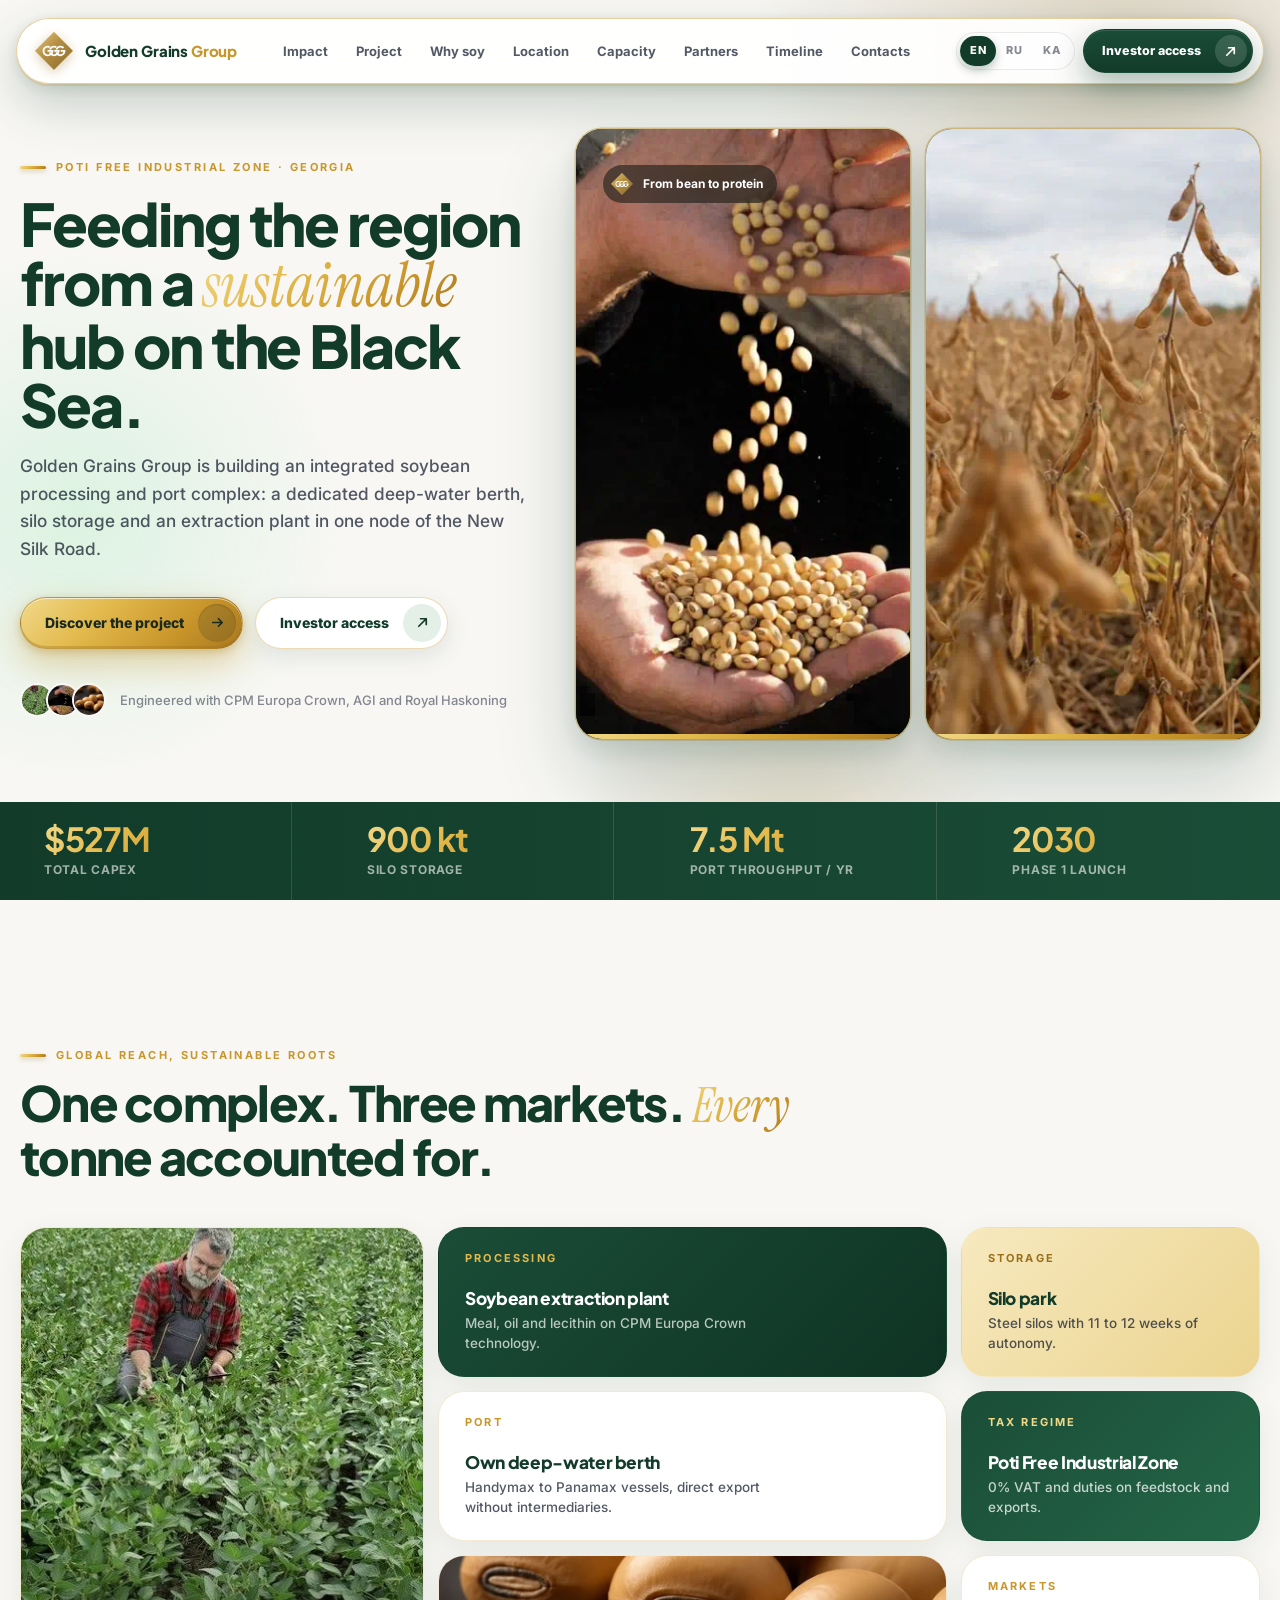
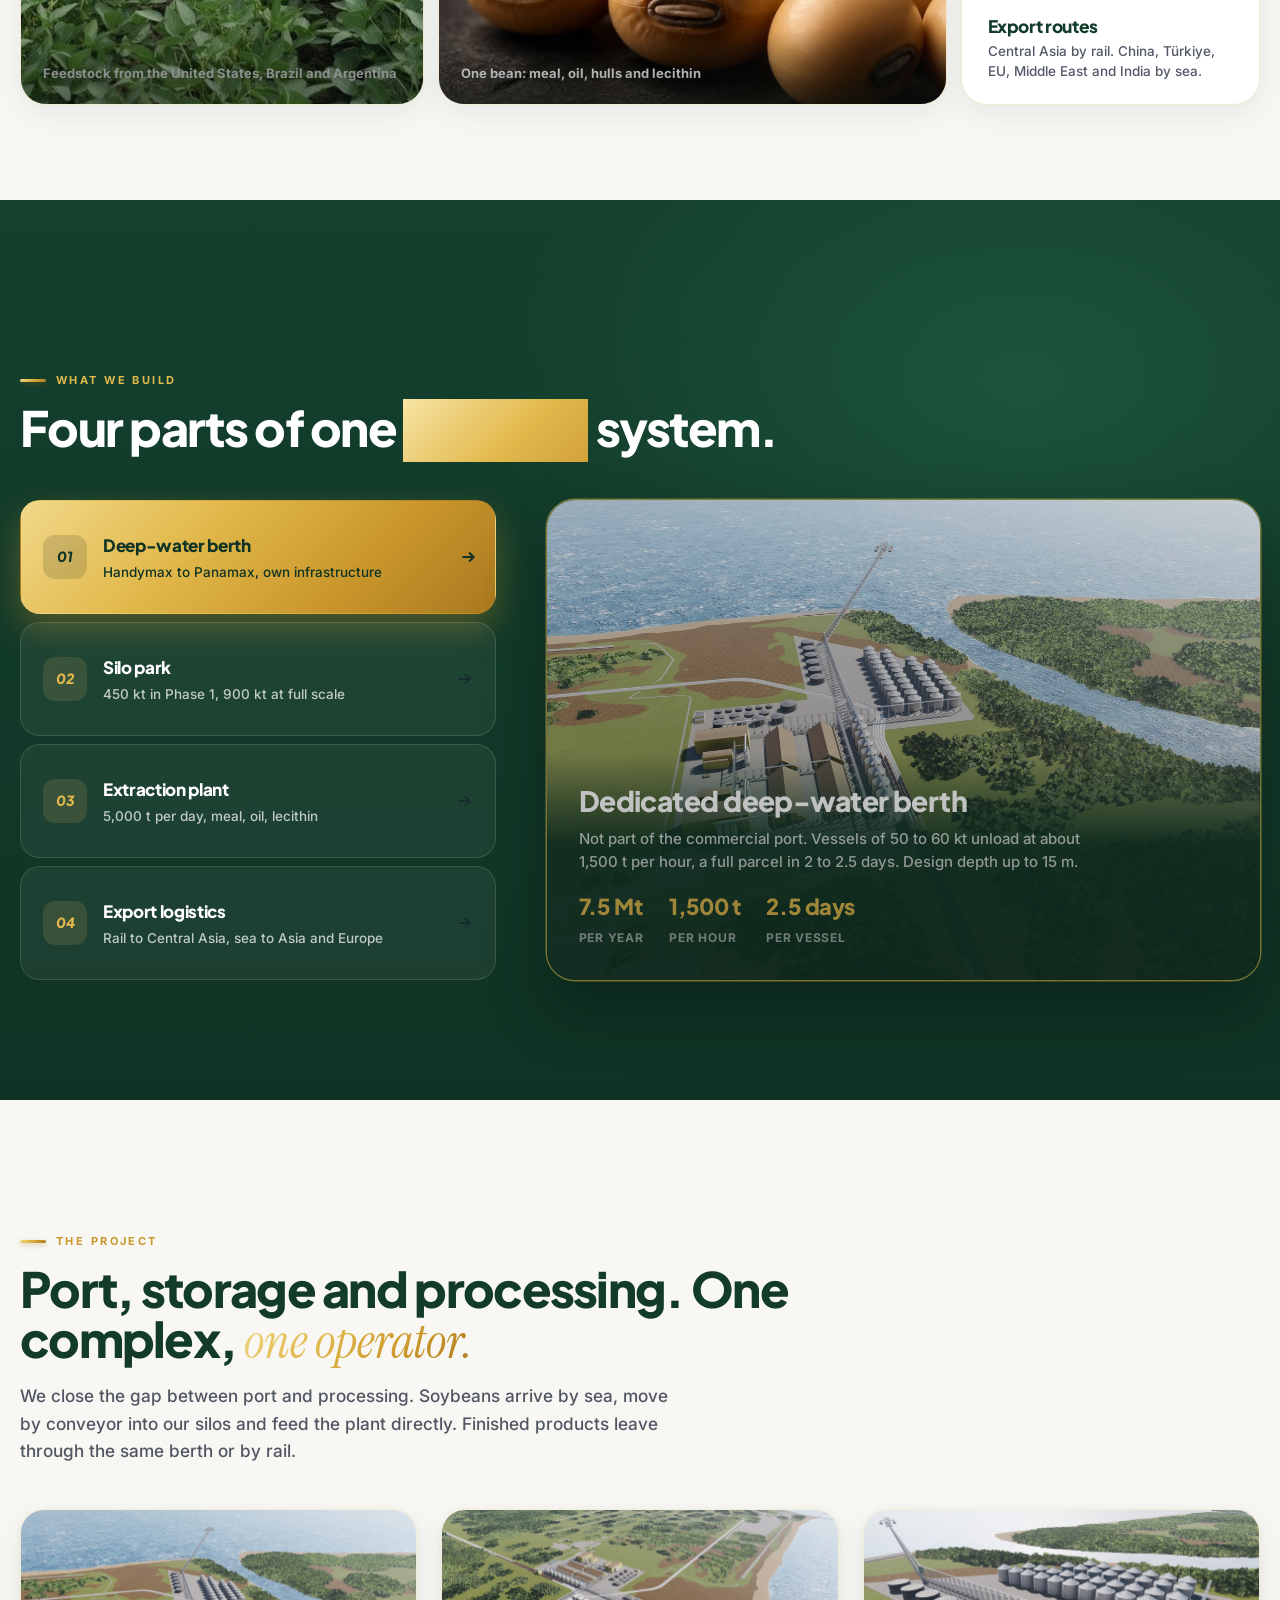
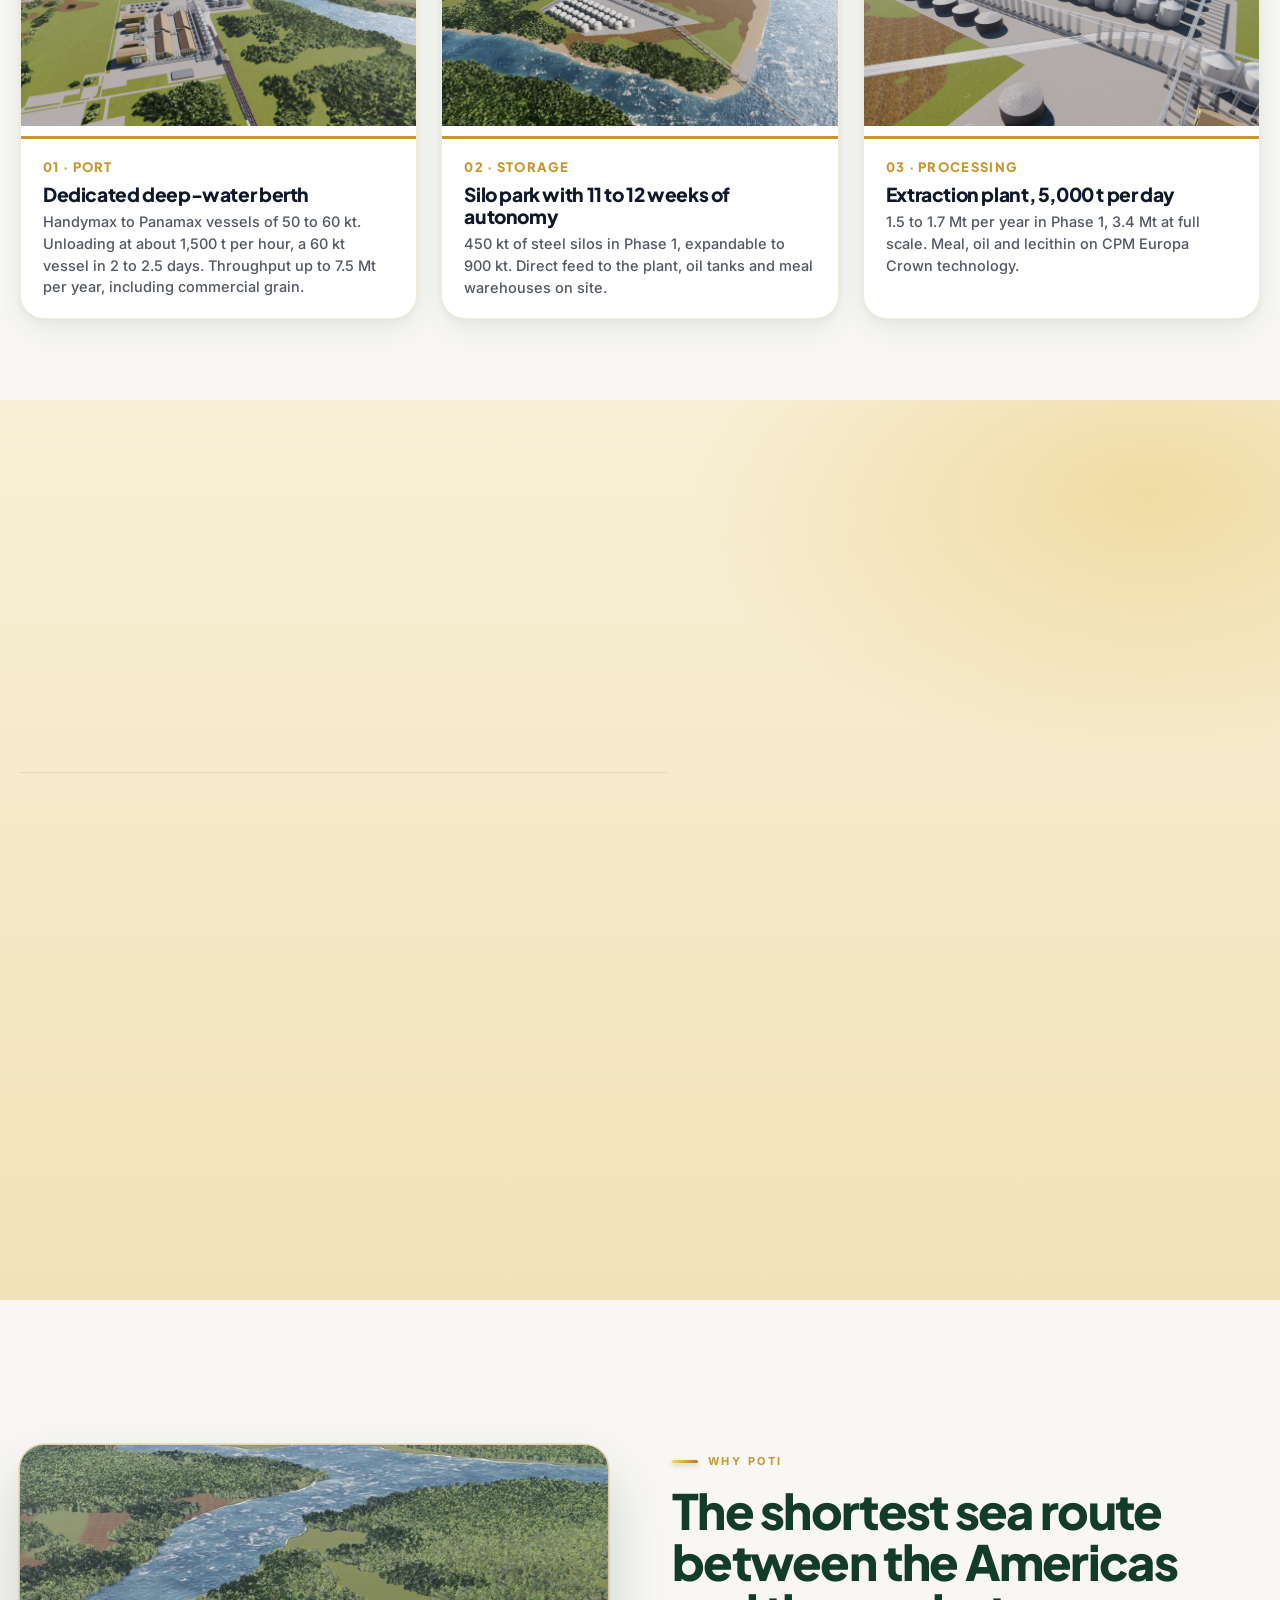
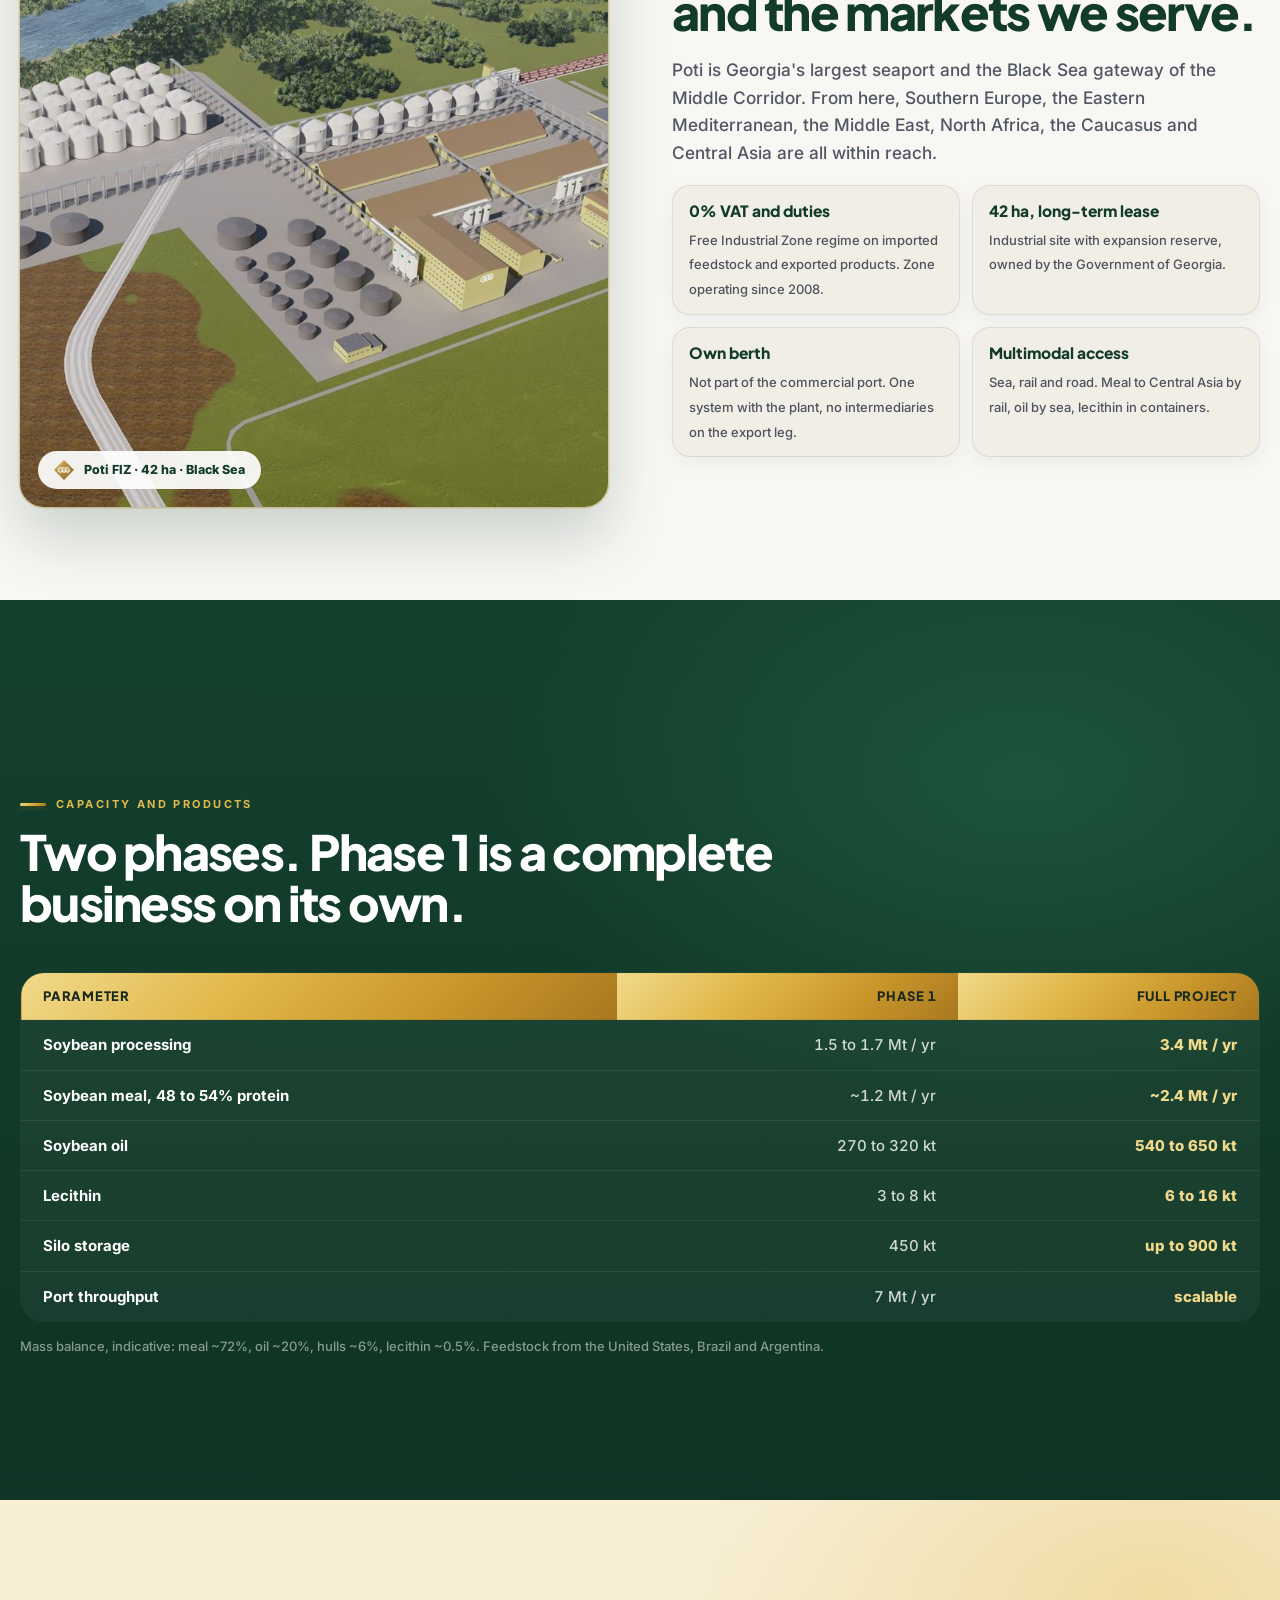
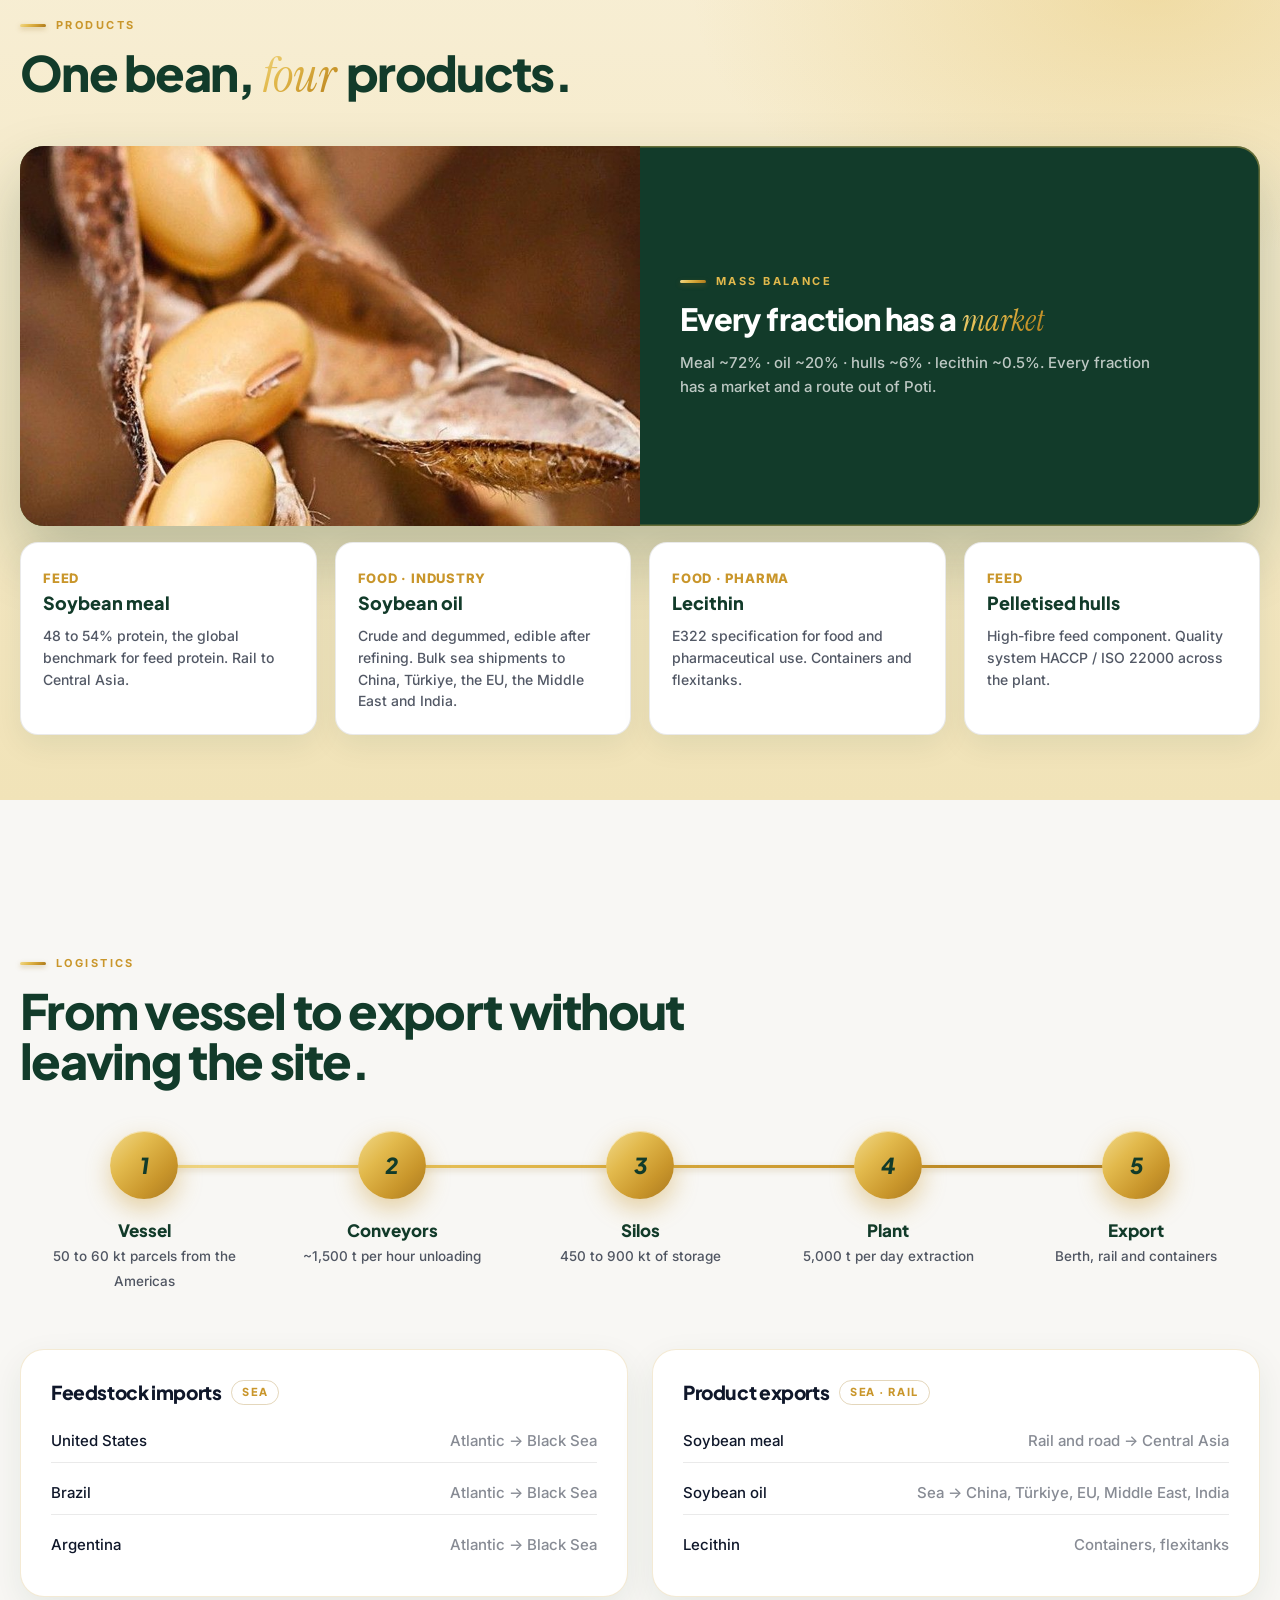
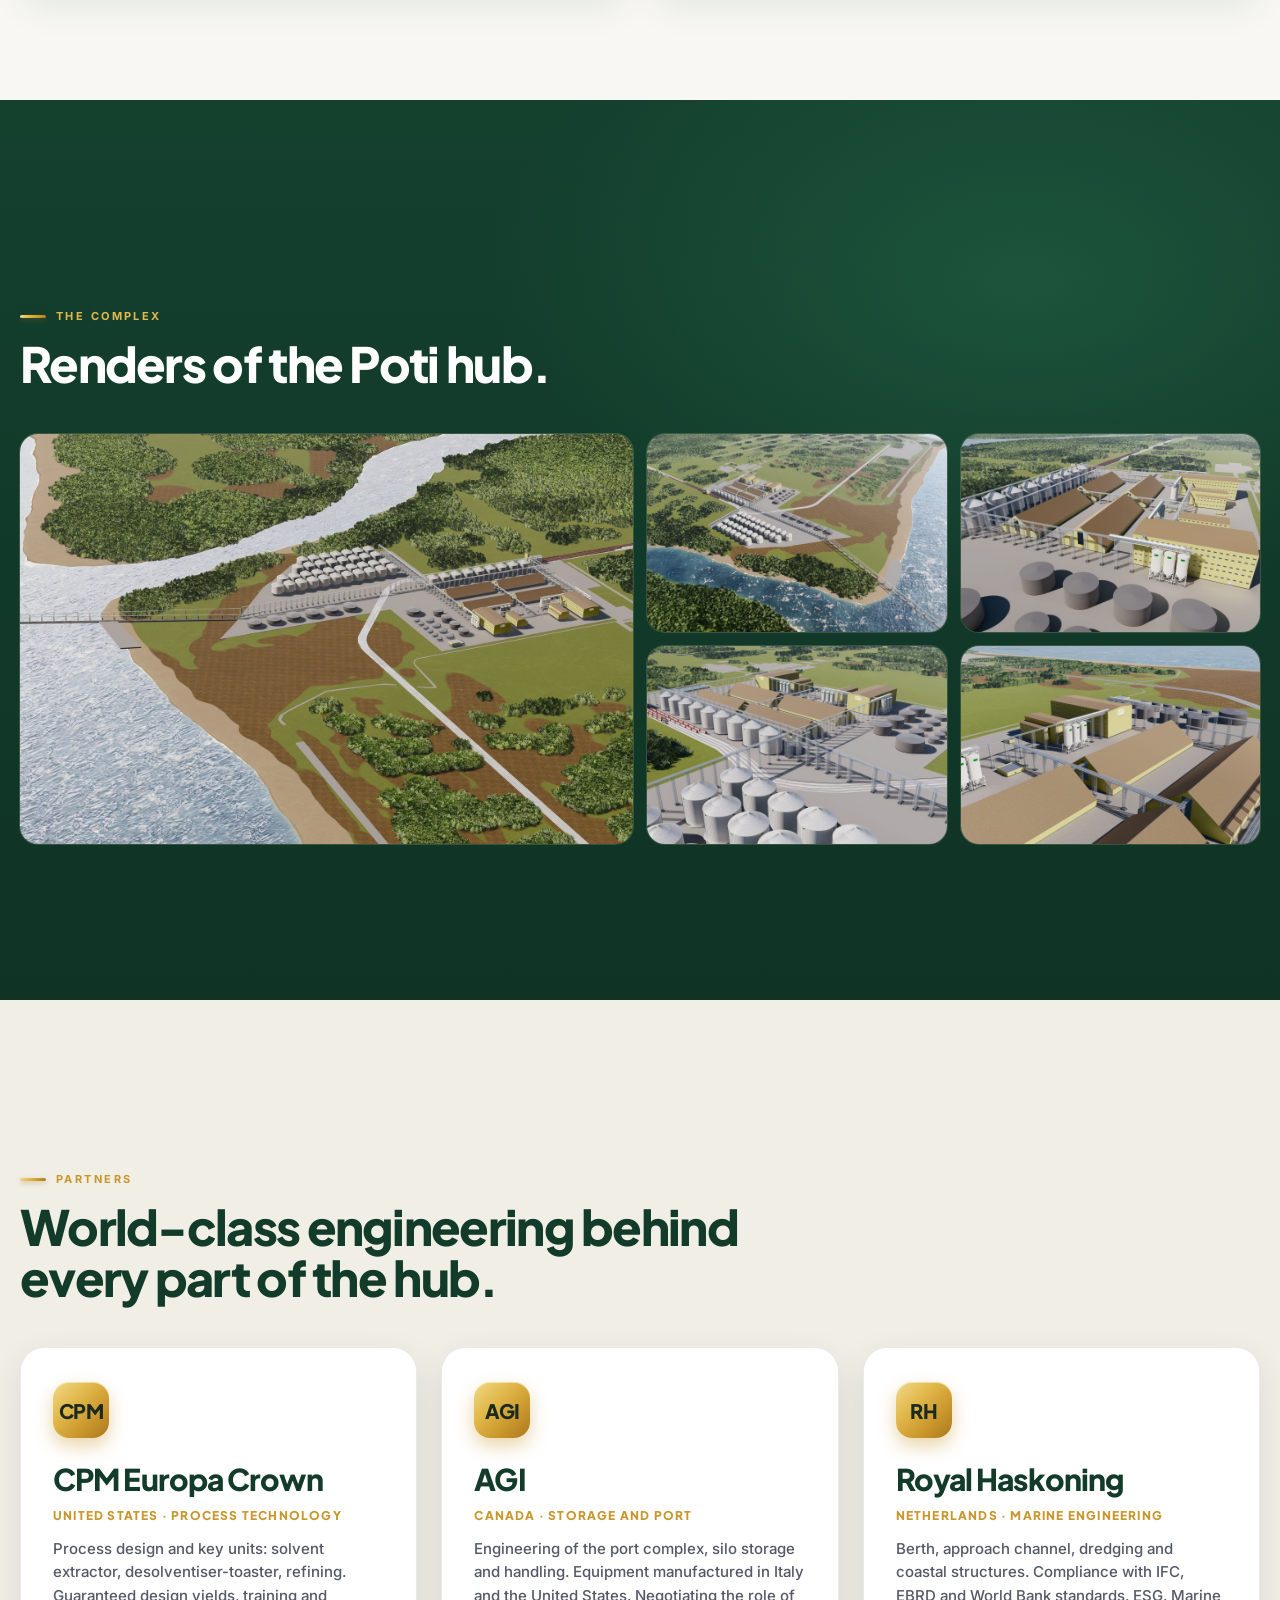
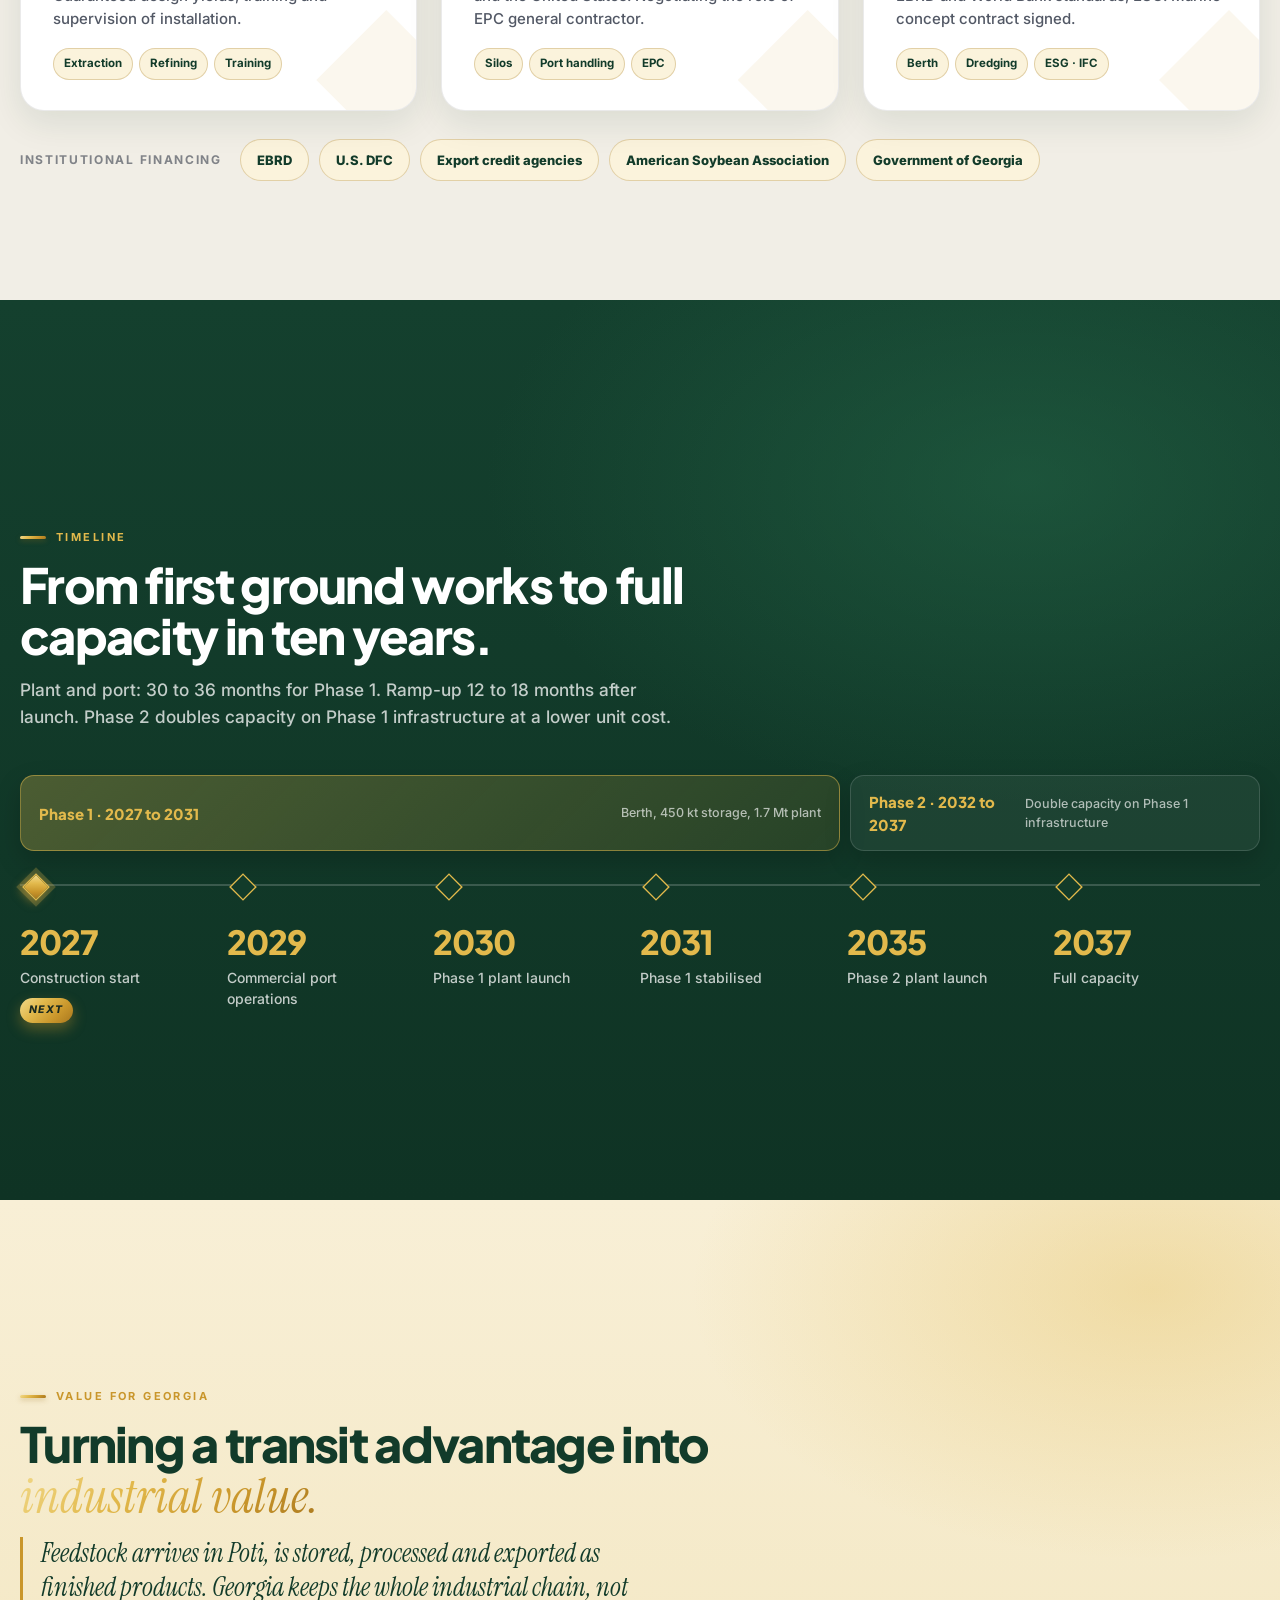
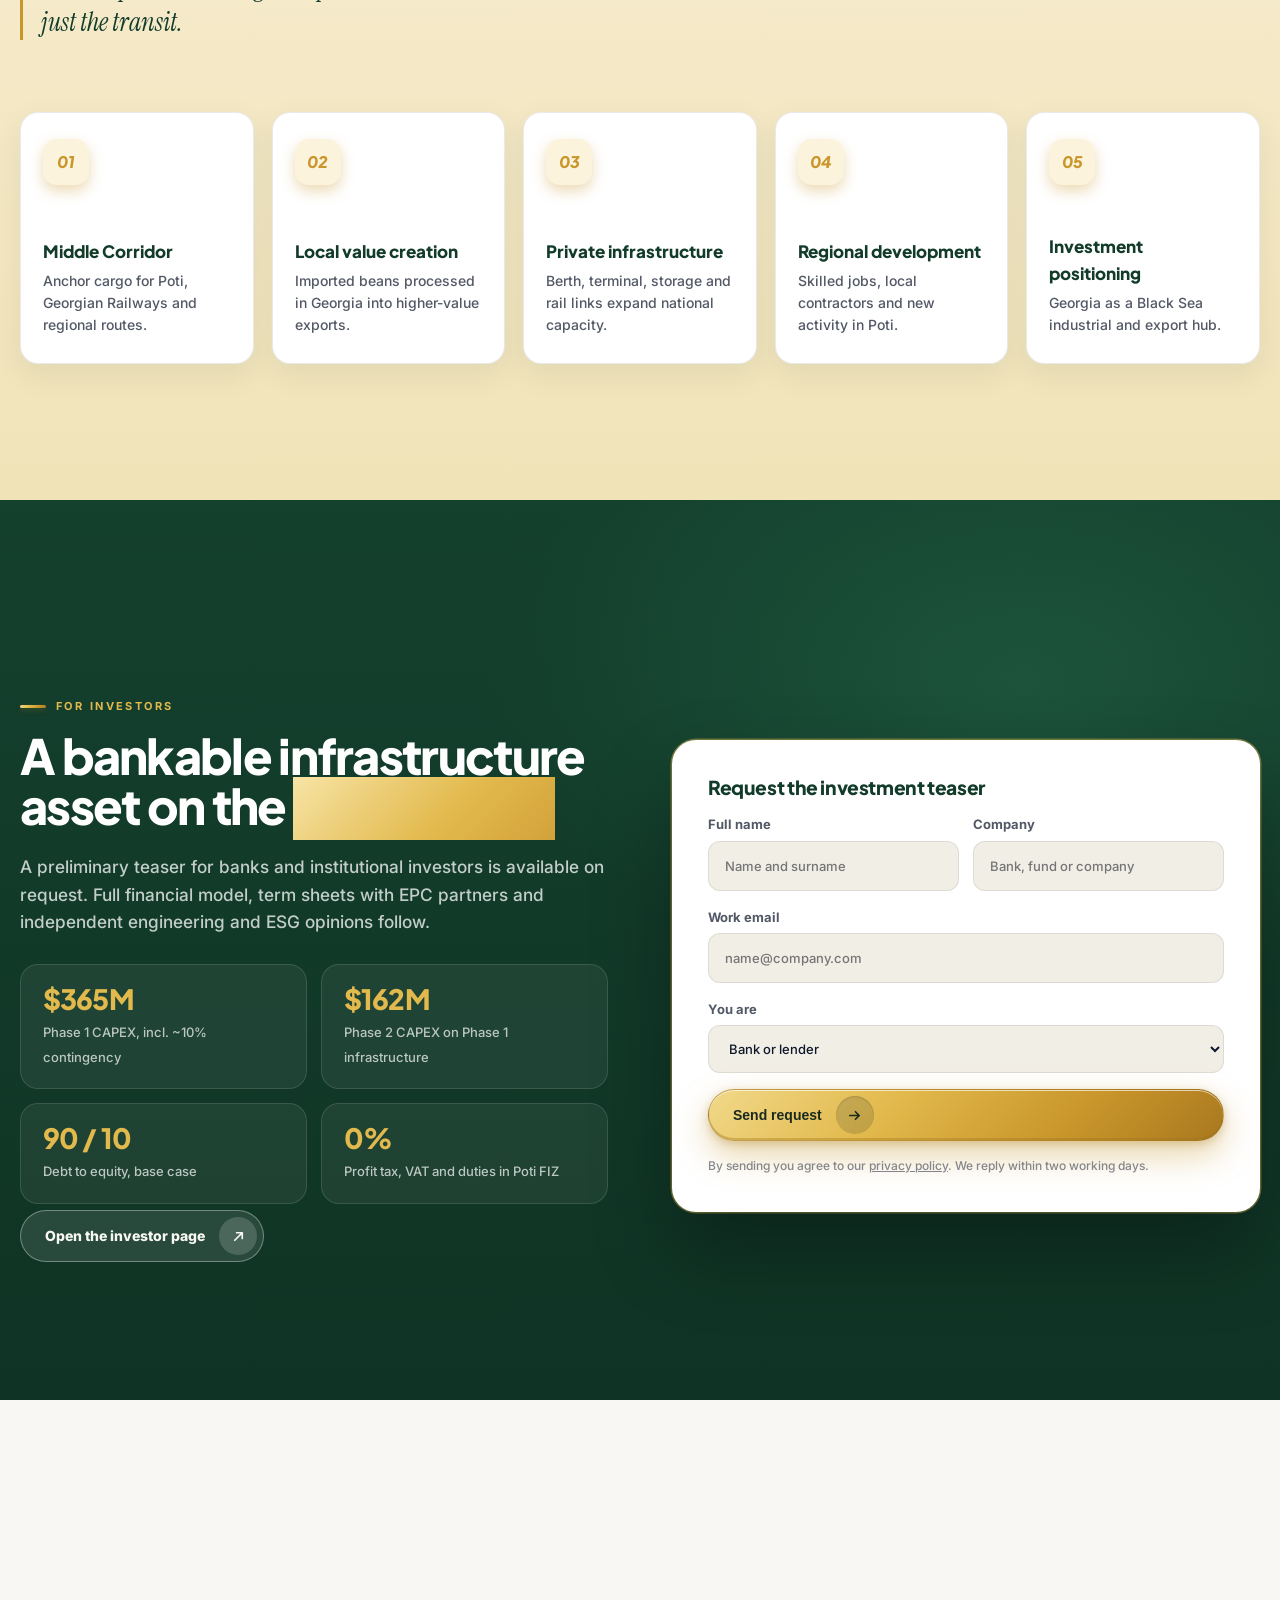
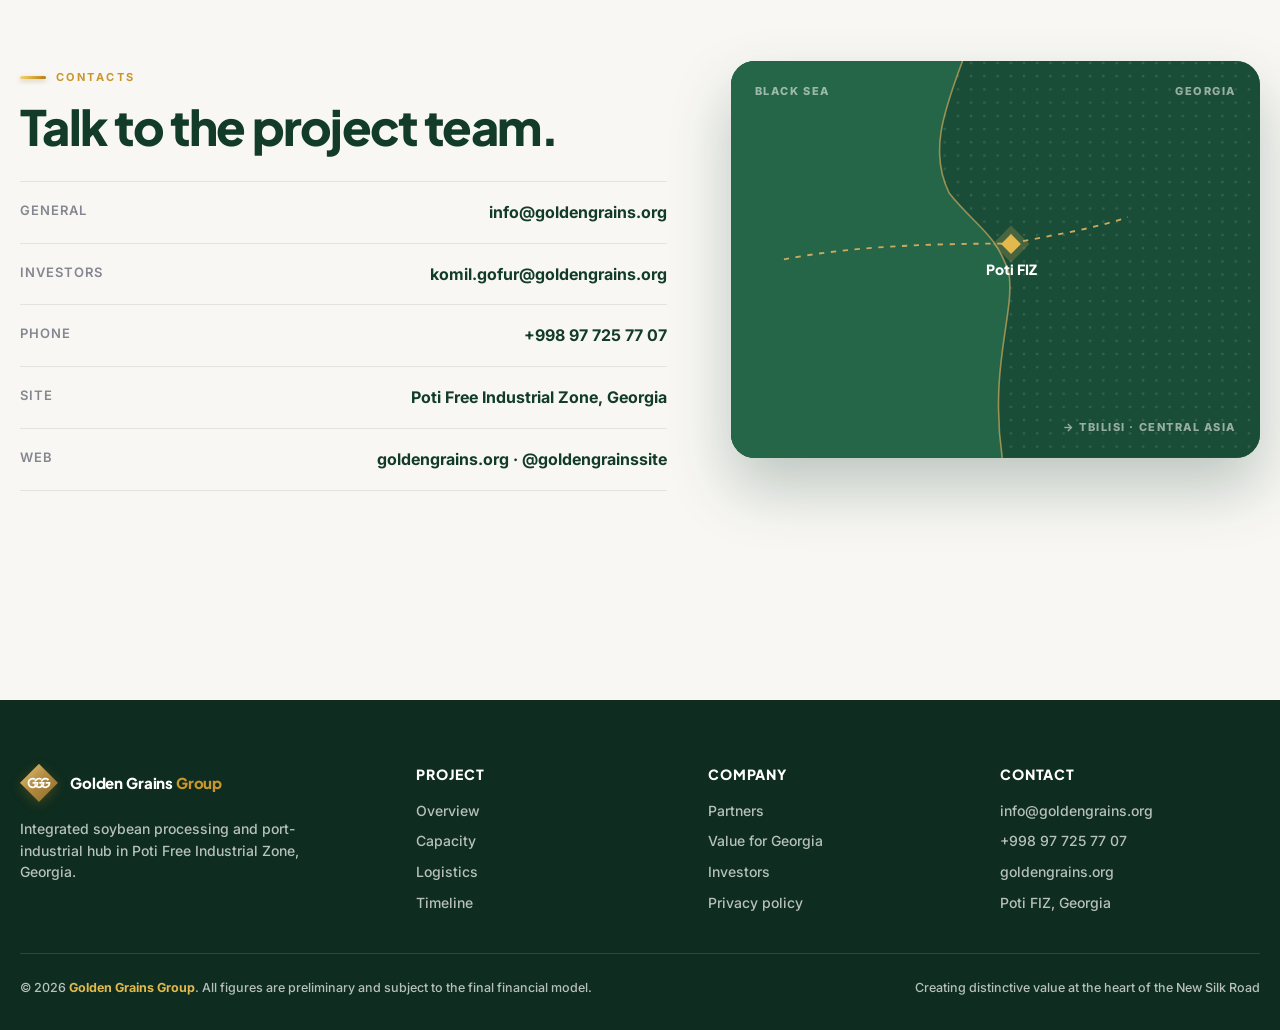
<file: index.html>
<!DOCTYPE html>
<html lang="en">
<head>
<meta charset="UTF-8"><meta name="viewport" content="width=device-width, initial-scale=1.0">
<title>Golden Grains Group. Integrated soybean processing and port hub, Poti, Georgia</title>
<meta name="description" content="Golden Grains Group is building an integrated soybean processing and port-industrial complex in Poti Free Industrial Zone, Georgia, on the New Silk Road.">
<link rel="preconnect" href="https://fonts.googleapis.com"><link rel="preconnect" href="https://fonts.gstatic.com" crossorigin>
<link href="https://fonts.googleapis.com/css2?family=Plus+Jakarta+Sans:wght@600;700;800&family=Instrument+Serif:ital@1&family=Inter:wght@400;500;600;700&display=swap" rel="stylesheet">
<link rel="preload" as="image" href="assets/hero-1.webp"><link rel="preload" as="image" href="assets/hero-2.webp">
<link rel="stylesheet" href="assets/style.css">
<link rel="icon" href="assets/logo.svg" type="image/svg+xml">
</head>
<body>
<svg width="0" height="0" style="position:absolute" aria-hidden="true"><defs>
  <linearGradient id="goldGrad" x1="0" y1="0" x2="1" y2="1"><stop offset="0" stop-color="#E4C97F"/><stop offset=".45" stop-color="#B38D41"/><stop offset="1" stop-color="#8A6A2C"/></linearGradient>
  <symbol id="ggg-mark" viewBox="0 0 42.8 42.8"><path fill="url(#goldGrad)" d="M 0.10 21.12 L 21.16 0.06 C 21.27 -0.05 21.45 -0.05 21.56 0.06 L 42.62 21.12 C 42.73 21.23 42.73 21.41 42.62 21.52 L 21.56 42.58 C 21.45 42.69 21.27 42.69 21.16 42.58 L 0.10 21.52 C -0.01 21.41 -0.01 21.23 0.10 21.12 "/><g fill="#FFFFFF"><path d="M 23.18 19.78 L 25.23 19.77 C 25.52 19.20 25.73 18.78 26.23 18.32 C 27.23 17.39 28.70 17.12 29.98 17.69 C 30.44 17.90 31.14 18.45 31.33 18.81 L 32.04 18.09 C 32.24 17.91 32.62 17.56 32.76 17.36 C 32.67 17.14 31.96 16.59 31.73 16.43 C 30.39 15.51 28.59 15.19 26.98 15.69 C 25.12 16.27 23.59 17.87 23.18 19.78 Z "/><path d="M 16.17 18.00 C 16.37 17.71 16.54 17.48 16.76 17.22 C 16.96 16.99 17.28 16.71 17.42 16.51 C 17.17 16.26 16.56 15.96 16.16 15.80 C 13.65 14.83 10.72 15.94 9.43 18.16 C 8.47 19.81 8.25 21.75 8.99 23.61 C 9.76 25.53 11.78 27.19 14.12 27.19 C 16.65 27.19 17.43 26.07 17.90 25.89 C 18.35 26.24 18.71 26.51 19.33 26.77 C 20.66 27.33 22.28 27.34 23.61 26.77 C 24.58 26.36 24.68 26.12 25.07 25.89 C 25.24 25.98 25.51 26.24 25.73 26.37 C 26.76 27.02 27.57 27.19 28.81 27.19 C 30.29 27.19 31.67 26.40 32.58 25.44 C 32.95 25.05 33.38 24.40 33.61 23.89 L 33.66 23.78 C 34.18 22.43 34.26 21.72 34.11 20.35 C 33.22 20.31 29.90 20.34 28.91 20.34 L 28.91 22.25 L 32.12 22.24 C 32.05 22.97 31.35 23.97 30.94 24.32 C 30.32 24.84 29.67 25.22 28.57 25.22 C 28.04 25.22 27.17 25.05 26.74 24.71 C 26.69 24.68 26.71 24.68 26.67 24.65 C 27.61 23.06 27.67 22.12 27.64 20.34 L 21.72 20.34 L 21.72 22.25 L 25.68 22.24 C 25.66 22.53 25.48 23.06 25.36 23.24 C 25.28 23.08 25.21 22.97 25.15 22.79 L 23.17 22.80 C 23.23 23.41 23.68 24.07 23.73 24.29 C 22.83 25.37 20.64 25.50 19.61 24.70 C 20.62 23.48 20.74 22.02 20.67 20.34 C 18.57 20.34 16.29 20.32 14.20 20.35 L 14.21 22.26 C 15.57 22.21 17.31 22.25 18.71 22.24 C 18.69 22.57 18.42 23.18 18.26 23.36 L 17.98 22.93 C 17.95 22.87 17.94 22.84 17.90 22.79 L 15.94 22.81 C 15.98 22.90 16.01 23.10 16.05 23.20 C 16.19 23.63 16.40 23.95 16.54 24.29 C 16.35 24.55 15.96 24.80 15.62 24.95 C 13.87 25.74 11.72 24.82 10.92 22.98 C 10.64 22.34 10.57 21.83 10.57 21.11 C 10.57 19.30 12.12 17.38 14.24 17.39 C 15.18 17.40 15.55 17.65 16.17 18.00 Z "/><path d="M 15.97 19.78 L 18.03 19.77 C 18.45 18.78 19.01 18.05 20.04 17.65 C 20.56 17.44 21.20 17.32 21.87 17.42 C 22.17 17.46 22.45 17.55 22.69 17.65 L 23.39 18.00 C 23.62 17.50 24.22 16.98 24.53 16.62 C 24.58 16.57 24.58 16.56 24.62 16.51 C 24.27 16.30 23.99 16.08 23.53 15.88 C 23.14 15.72 22.63 15.56 22.13 15.51 C 19.64 15.26 17.50 16.41 16.44 18.48 C 16.22 18.92 16.14 19.28 15.97 19.78 "/></g></symbol>
</defs></svg>
<nav class="nav" id="nav" aria-label="Main">
  <a class="brand" href="#top"><svg class="brand__mark"><use href="#ggg-mark"/></svg><span class="brand__name">Golden Grains <em>Group</em></span></a>
  <div class="menu"><a href="#impact">Impact</a><a href="#project">Project</a><a href="#why-soy">Why soy</a><a href="#location">Location</a><a href="#capacity">Capacity</a><a href="#partners">Partners</a><a href="#timeline">Timeline</a><a href="#contacts">Contacts</a></div>
  <div class="nav__right">
    <div class="lang" aria-label="Language"><a href="#" class="is-active" lang="en">EN</a><a href="#" lang="ru">RU</a><a href="#" lang="ka">KA</a></div>
    <a class="btn btn--green" href="investors.html"><span>Investor access</span><span class="btn__ic"><svg viewBox="0 0 16 16"><path d="M4 12 12 4M6 4h6v6"/></svg></span></a>
    <button class="burger" id="burger" aria-label="Menu" aria-expanded="false"><i></i><i></i></button>
  </div>
</nav>
<div class="sheet" id="sheet">
  <a href="#impact">Impact</a><a href="#project">Project</a><a href="#why-soy">Why soy</a><a href="#location">Location</a><a href="#capacity">Capacity</a><a href="#partners">Partners</a><a href="#timeline">Timeline</a><a href="investors.html">Investors</a>
  <div class="lang"><a href="#" class="is-active">EN</a><a href="#">RU</a><a href="#">KA</a></div>
</div>

<!-- 1 HERO -->
<section class="hero" id="top">
  <div class="amb" aria-hidden="true"><i></i><i></i><i></i></div>
  <div class="wrap">
    <div>
      <span class="kicker rv">Poti Free Industrial Zone · Georgia</span>
      <h1 class="rv" data-d="1">Feeding the region from a <em class="s">sustainable</em> hub on the Black Sea.</h1>
      <p class="lead rv" data-d="2">Golden Grains Group is building an integrated soybean processing and port complex: a dedicated deep-water berth, silo storage and an extraction plant in one node of the New Silk Road.</p>
      <div class="hero__cta rv" data-d="3"><a class="btn btn--gold" href="#project"><span>Discover the project</span><span class="btn__ic"><svg viewBox="0 0 16 16"><path d="M3 8h10M9 4l4 4-4 4"/></svg></span></a><a class="btn btn--white" href="investors.html"><span>Investor access</span><span class="btn__ic"><svg viewBox="0 0 16 16"><path d="M4 12 12 4M6 4h6v6"/></svg></span></a></div>
      <div class="hero__proof rv" data-d="4"><div class="av"><i><img src="assets/photo-farmer.jpg" alt=""></i><i><img src="assets/photo-hands.jpg" alt=""></i><i><img src="assets/photo-beans.jpg" alt=""></i></div><span>Engineered with CPM Europa Crown, AGI and Royal Haskoning</span></div>
    </div>
    <div class="hero__media rv" data-d="2">
      <div class="m m1"><img src="assets/hero-1.webp" alt="Hands pouring golden soybeans" width="360" height="640" decoding="async" fetchpriority="high"><span class="tag"><svg><use href="#ggg-mark"/></svg><span>From bean to protein</span></span></div>
      <div class="m m2"><img src="assets/hero-2.webp" alt="Soybean pods in the field" width="360" height="640" decoding="async" fetchpriority="high"></div>
    </div>
  </div>
  <div class="hero__strip"><div class="wrap stagger">
    <div><b data-count="527" data-prefix="$" data-suffix="M">$0M</b><span>Total CAPEX</span></div>
    <div><b data-count="900" data-suffix=" kt">0 kt</b><span>Silo storage</span></div>
    <div><b data-count="7.5" data-dec="1" data-suffix=" Mt">0 Mt</b><span>Port throughput / yr</span></div>
    <div><b>2030</b><span>Phase 1 launch</span></div>
  </div></div>
</section>

<!-- 1b GLOBAL IMPACT: BENTO -->
<section class="sec" id="impact">
  <div class="wrap">
    <div class="sec__head"><span class="kicker rv">Global reach, sustainable roots</span><h2 class="rv" data-d="1">One complex. Three markets. <em class="s">Every</em> tonne accounted for.</h2></div>
    <div class="bento stagger rv">
      <div class="b b--img s4 r3"><img src="assets/photo-farmer.jpg" alt="Farmer in a soybean field"><span class="cap">Feedstock from the United States, Brazil and Argentina</span></div>
      <div class="b b--dark s5"><span class="k">Processing</span><h3>Soybean extraction plant</h3><p>Meal, oil and lecithin on CPM Europa Crown technology.</p></div>
      <div class="b b--wheat s3"><span class="k">Storage</span><h3>Silo park</h3><p>Steel silos with 11 to 12 weeks of autonomy.</p></div>
      <div class="b s5"><span class="k">Port</span><h3>Own deep-water berth</h3><p>Handymax to Panamax vessels, direct export without intermediaries.</p></div>
      <div class="b b--lime s3"><span class="k">Tax regime</span><h3>Poti Free Industrial Zone</h3><p>0% VAT and duties on feedstock and exports.</p></div>
      <div class="b b--img s5"><img src="assets/bento-beans.jpg" alt="Soybeans"><span class="cap">One bean: meal, oil, hulls and lecithin</span></div>
      <div class="b s3"><span class="k">Markets</span><h3>Export routes</h3><p>Central Asia by rail. China, Türkiye, EU, Middle East and India by sea.</p></div>
    </div>
  </div>
</section>

<!-- 1c FOCUS AREAS: INTERACTIVE -->
<section class="sec sec--green" id="focus">
  <div class="wrap">
    <div class="sec__head"><span class="kicker rv">What we build</span><h2 class="rv" data-d="1">Four parts of one <em class="s">integrated</em> system.</h2></div>
    <div class="focus rv">
      <div class="tabs" id="tabs">
        <button class="tab is-active" data-i="0"><i>01</i><div><b>Deep-water berth</b><span>Handymax to Panamax, own infrastructure</span></div><svg viewBox="0 0 16 16"><path d="M3 8h10M9 4l4 4-4 4"/></svg></button>
        <button class="tab" data-i="1"><i>02</i><div><b>Silo park</b><span>450 kt in Phase 1, 900 kt at full scale</span></div><svg viewBox="0 0 16 16"><path d="M3 8h10M9 4l4 4-4 4"/></svg></button>
        <button class="tab" data-i="2"><i>03</i><div><b>Extraction plant</b><span>5,000 t per day, meal, oil, lecithin</span></div><svg viewBox="0 0 16 16"><path d="M3 8h10M9 4l4 4-4 4"/></svg></button>
        <button class="tab" data-i="3"><i>04</i><div><b>Export logistics</b><span>Rail to Central Asia, sea to Asia and Europe</span></div><svg viewBox="0 0 16 16"><path d="M3 8h10M9 4l4 4-4 4"/></svg></button>
      </div>
      <div class="panel rv rv--right" id="panel">
        <div class="prog"><i class="is-active"></i><i></i><i></i><i></i></div>
        <figure class="is-active"><img src="assets/r-port.jpg" alt=""><figcaption><h3>Dedicated deep-water berth</h3><p>Not part of the commercial port. Vessels of 50 to 60 kt unload at about 1,500 t per hour, a full parcel in 2 to 2.5 days. Design depth up to 15 m.</p><div class="stats"><div><b>7.5 Mt</b><span>per year</span></div><div><b>1,500 t</b><span>per hour</span></div><div><b>2.5 days</b><span>per vessel</span></div></div></figcaption></figure>
        <figure><img src="assets/r-silos.jpg" alt=""><figcaption><h3>Silo park beside the river Rioni</h3><p>45 to 50 steel silos of about 10,500 t each, oil tanks and meal warehouses. Direct conveyor feed to the plant. Engineering and equipment by AGI.</p><div class="stats"><div><b>450 kt</b><span>phase 1</span></div><div><b>900 kt</b><span>full scale</span></div><div><b>12 wks</b><span>autonomy</span></div></div></figcaption></figure>
        <figure><img src="assets/r-plant.jpg" alt=""><figcaption><h3>Soybean extraction plant</h3><p>Cleaning, dehulling, conditioning, solvent extraction and desolventising. Degumming yields food-grade lecithin. HACCP and ISO 22000 across the line.</p><div class="stats"><div><b>1.7 Mt</b><span>phase 1 / yr</span></div><div><b>3.4 Mt</b><span>full scale</span></div><div><b>48–54%</b><span>meal protein</span></div></div></figcaption></figure>
        <figure><img src="assets/r-rail.jpg" alt=""><figcaption><h3>Export logistics</h3><p>Meal by rail and road to Central Asia. Oil in bulk by sea to China, Türkiye, the EU, the Middle East and India. Lecithin in containers and flexitanks.</p><div class="stats"><div><b>Rail</b><span>meal</span></div><div><b>Sea</b><span>oil</span></div><div><b>Box</b><span>lecithin</span></div></div></figcaption></figure>
      </div>
    </div>
  </div>
</section>

<!-- 2 PROJECT -->
<section class="sec" id="project">
  <div class="wrap">
    <div class="sec__head"><span class="kicker rv">The project</span><h2 class="rv" data-d="1">Port, storage and processing. One complex, <em class="s">one operator.</em></h2><p class="lead rv" data-d="2">We close the gap between port and processing. Soybeans arrive by sea, move by conveyor into our silos and feed the plant directly. Finished products leave through the same berth or by rail.</p></div>
    <div class="grid g3 stagger">
      <div class="card card--img"><img src="assets/r-port.jpg" alt="Dedicated berth with two Handymax vessels"><div class="card__b"><span class="n">01 · PORT</span><h3>Dedicated deep-water berth</h3><p>Handymax to Panamax vessels of 50 to 60 kt. Unloading at about 1,500 t per hour, a 60 kt vessel in 2 to 2.5 days. Throughput up to 7.5 Mt per year, including commercial grain.</p></div></div>
      <div class="card card--img"><img src="assets/r-silos.jpg" alt="Silo park beside the river"><div class="card__b"><span class="n">02 · STORAGE</span><h3>Silo park with 11 to 12 weeks of autonomy</h3><p>450 kt of steel silos in Phase 1, expandable to 900 kt. Direct feed to the plant, oil tanks and meal warehouses on site.</p></div></div>
      <div class="card card--img"><img src="assets/r-plant.jpg" alt="Soybean extraction plant"><div class="card__b"><span class="n">03 · PROCESSING</span><h3>Extraction plant, 5,000 t per day</h3><p>1.5 to 1.7 Mt per year in Phase 1, 3.4 Mt at full scale. Meal, oil and lecithin on CPM Europa Crown technology.</p></div></div>
    </div>
  </div>
</section>

<!-- 3 WHY SOY -->
<section class="sec sec--gold" id="why-soy">
  <div class="wrap">
    <div class="sec__head"><span class="kicker rv">Why soy, why now</span><h2 class="rv" data-d="1">The world grows soy in the Americas and consumes it <em class="s">everywhere else.</em></h2></div>
    <div class="pillars">
      <div class="list stagger">
        <div><b>01</b><div><h3>Structural demand</h3><p>Three markets at once: feed protein, food ingredients and industrial use including biofuels. Soy is less exposed to any single demand factor.</p></div></div>
        <div><b>02</b><div><h3>Geographic gap</h3><p>Production sits in the United States, Brazil and Argentina. Consumption sits in Europe, the Middle East, North Africa and Central Asia. Logistics and processing are where value is created.</p></div></div>
        <div><b>03</b><div><h3>Regional protein deficit</h3><p>The EU, MENA and Central Asia are net importers of protein. A processing hub next to these markets lowers the cost of feed.</p></div></div>
        <div><b>04</b><div><h3>A bet on the chain, not the price</h3><p>Control of port, storage and processing close to demand, instead of a bet on the price of beans.</p></div></div>
      </div>
      <div class="fact rv rv--right" data-d="2" style="background:linear-gradient(180deg,rgba(18,59,42,.45),rgba(18,59,42,.94)),url(assets/photo-harvest.jpg) center/cover">
        <span class="kicker">Global context</span>
        <div><div class="big">420<small>Mt+</small></div><p>world soybean production, on about 146 million hectares</p></div>
        <p class="q">Feedstock is bought in a global market with two or three main origins. Added value is created in processing and logistics, closer to the consumer.</p>
      </div>
    </div>
  </div>
</section>

<!-- 4 LOCATION -->
<section class="sec" id="location">
  <div class="wrap">
    <div class="split">
      <div class="split__img rv rv--left"><img src="assets/loc-aerial.jpg" alt="Aerial view of the Poti site on the Black Sea coast"><span class="tag"><svg><use href="#ggg-mark"/></svg>Poti FIZ · 42 ha · Black Sea</span></div>
      <div>
        <span class="kicker rv">Why Poti</span>
        <h2 class="rv" data-d="1" style="margin:16px 0 18px">The shortest sea route between the Americas and the markets we serve.</h2>
        <p class="lead rv" data-d="2">Poti is Georgia's largest seaport and the Black Sea gateway of the Middle Corridor. From here, Southern Europe, the Eastern Mediterranean, the Middle East, North Africa, the Caucasus and Central Asia are all within reach.</p>
        <div class="feats stagger rv" data-d="3">
          <div><b>0% VAT and duties</b><span>Free Industrial Zone regime on imported feedstock and exported products. Zone operating since 2008.</span></div>
          <div><b>42 ha, long-term lease</b><span>Industrial site with expansion reserve, owned by the Government of Georgia.</span></div>
          <div><b>Own berth</b><span>Not part of the commercial port. One system with the plant, no intermediaries on the export leg.</span></div>
          <div><b>Multimodal access</b><span>Sea, rail and road. Meal to Central Asia by rail, oil by sea, lecithin in containers.</span></div>
        </div>
      </div>
    </div>
  </div>
</section>

<!-- 5 CAPACITY -->
<section class="sec sec--green" id="capacity">
  <div class="wrap">
    <div class="sec__head"><span class="kicker rv">Capacity and products</span><h2 class="rv" data-d="1">Two phases. Phase 1 is a complete business on its own.</h2></div>
    <div class="rv"><table class="tbl">
      <thead><tr><th>Parameter</th><th>Phase 1</th><th>Full project</th></tr></thead>
      <tbody>
        <tr><td>Soybean processing</td><td>1.5 to 1.7 Mt / yr</td><td>3.4 Mt / yr</td></tr>
        <tr><td>Soybean meal, 48 to 54% protein</td><td>~1.2 Mt / yr</td><td>~2.4 Mt / yr</td></tr>
        <tr><td>Soybean oil</td><td>270 to 320 kt</td><td>540 to 650 kt</td></tr>
        <tr><td>Lecithin</td><td>3 to 8 kt</td><td>6 to 16 kt</td></tr>
        <tr><td>Silo storage</td><td>450 kt</td><td>up to 900 kt</td></tr>
        <tr><td>Port throughput</td><td>7 Mt / yr</td><td>scalable</td></tr>
      </tbody></table>
      <p class="note">Mass balance, indicative: meal ~72%, oil ~20%, hulls ~6%, lecithin ~0.5%. Feedstock from the United States, Brazil and Argentina.</p></div>
  </div>
</section>

<!-- 5b PRODUCTS -->
<section class="sec sec--gold" id="products">
  <div class="wrap">
    <div class="sec__head"><span class="kicker rv">Products</span><h2 class="rv" data-d="1">One bean, <em class="s">four</em> products.</h2></div>
    <div class="pfeat rv rv--scale"><img src="assets/pfeat-pod.jpg" alt="Soybean pod"><div><span class="kicker">Mass balance</span><b>Every fraction has a <em class="s">market</em></b><p>Meal ~72% · oil ~20% · hulls ~6% · lecithin ~0.5%. Every fraction has a market and a route out of Poti.</p></div></div>
    <div class="products stagger">
      <div><i>FEED</i><b>Soybean meal</b><p>48 to 54% protein, the global benchmark for feed protein. Rail to Central Asia.</p></div>
      <div><i>FOOD · INDUSTRY</i><b>Soybean oil</b><p>Crude and degummed, edible after refining. Bulk sea shipments to China, Türkiye, the EU, the Middle East and India.</p></div>
      <div><i>FOOD · PHARMA</i><b>Lecithin</b><p>E322 specification for food and pharmaceutical use. Containers and flexitanks.</p></div>
      <div><i>FEED</i><b>Pelletised hulls</b><p>High-fibre feed component. Quality system HACCP / ISO 22000 across the plant.</p></div>
    </div>
  </div>
</section>

<!-- 6 LOGISTICS -->
<section class="sec" id="logistics">
  <div class="wrap">
    <div class="sec__head"><span class="kicker rv">Logistics</span><h2 class="rv" data-d="1">From vessel to export without leaving the site.</h2></div>
    <div class="flow rv">
      <div><i>1</i><b>Vessel</b><span>50 to 60 kt parcels from the Americas</span></div>
      <div><i>2</i><b>Conveyors</b><span>~1,500 t per hour unloading</span></div>
      <div><i>3</i><b>Silos</b><span>450 to 900 kt of storage</span></div>
      <div><i>4</i><b>Plant</b><span>5,000 t per day extraction</span></div>
      <div><i>5</i><b>Export</b><span>Berth, rail and containers</span></div>
    </div>
    <div class="routes stagger">
      <div><h3>Feedstock imports <em>SEA</em></h3><ul><li>United States<span>Atlantic → Black Sea</span></li><li>Brazil<span>Atlantic → Black Sea</span></li><li>Argentina<span>Atlantic → Black Sea</span></li></ul></div>
      <div><h3>Product exports <em>SEA · RAIL</em></h3><ul><li>Soybean meal<span>Rail and road → Central Asia</span></li><li>Soybean oil<span>Sea → China, Türkiye, EU, Middle East, India</span></li><li>Lecithin<span>Containers, flexitanks</span></li></ul></div>
    </div>
  </div>
</section>

<!-- 7 GALLERY -->
<section class="sec sec--green" id="gallery">
  <div class="wrap">
    <div class="sec__head"><span class="kicker rv">The complex</span><h2 class="rv" data-d="1">Renders of the Poti hub.</h2></div>
    <div class="gal stagger">
      <a class="w2 h2" href="assets/gal-hero.jpg"><img src="assets/gal-hero.jpg" alt="Berth and complex from the sea"><span>Berth and complex from the sea</span></a>
      <a href="assets/r-silos.jpg"><img src="assets/r-silos.jpg" alt="Silo park"><span>Silo park</span></a>
      <a href="assets/r-tanks.jpg"><img src="assets/r-tanks.jpg" alt="Oil tanks"><span>Oil tanks and plant</span></a>
      <a href="assets/r-rail.jpg"><img src="assets/r-rail.jpg" alt="Rail link"><span>Rail link</span></a>
      <a href="assets/r-12.jpg"><img src="assets/r-12.jpg" alt="Plant buildings"><span>Extraction plant</span></a>
    </div>
  </div>
</section>

<!-- 8 PARTNERS -->
<section class="sec sec--off" id="partners">
  <div class="wrap">
    <div class="sec__head"><span class="kicker rv">Partners</span><h2 class="rv" data-d="1">World-class engineering behind every part of the hub.</h2></div>
    <div class="partners stagger rv">
      <div class="partner"><div class="mono">CPM</div><div class="logo">CPM Europa Crown<small>UNITED STATES · PROCESS TECHNOLOGY</small></div><p>Process design and key units: solvent extractor, desolventiser-toaster, refining. Guaranteed design yields, training and supervision of installation.</p><div class="chips"><span>Extraction</span><span>Refining</span><span>Training</span></div></div>
      <div class="partner"><div class="mono">AGI</div><div class="logo">AGI<small>CANADA · STORAGE AND PORT</small></div><p>Engineering of the port complex, silo storage and handling. Equipment manufactured in Italy and the United States. Negotiating the role of EPC general contractor.</p><div class="chips"><span>Silos</span><span>Port handling</span><span>EPC</span></div></div>
      <div class="partner"><div class="mono">RH</div><div class="logo">Royal Haskoning<small>NETHERLANDS · MARINE ENGINEERING</small></div><p>Berth, approach channel, dredging and coastal structures. Compliance with IFC, EBRD and World Bank standards, ESG. Marine concept contract signed.</p><div class="chips"><span>Berth</span><span>Dredging</span><span>ESG · IFC</span></div></div>
    </div>
    <div class="fin rv"><b>Institutional financing</b><span>EBRD</span><span>U.S. DFC</span><span>Export credit agencies</span><span>American Soybean Association</span><span>Government of Georgia</span></div>
  </div>
</section>

<!-- 9 TIMELINE -->
<section class="sec sec--green" id="timeline">
  <div class="wrap">
    <div class="sec__head"><span class="kicker rv">Timeline</span><h2 class="rv" data-d="1">From first ground works to full capacity in ten years.</h2><p class="lead rv" data-d="2">Plant and port: 30 to 36 months for Phase 1. Ramp-up 12 to 18 months after launch. Phase 2 doubles capacity on Phase 1 infrastructure at a lower unit cost.</p></div>
    <div class="phases stagger rv"><div><b>Phase 1 · 2027 to 2031</b><span>Berth, 450 kt storage, 1.7 Mt plant</span></div><div><b>Phase 2 · 2032 to 2037</b><span>Double capacity on Phase 1 infrastructure</span></div></div>
    <div class="tl rv">
      <div class="on"><b>2027</b><span>Construction start</span><em class="now">NEXT</em></div>
      <div><b>2029</b><span>Commercial port operations</span></div>
      <div><b>2030</b><span>Phase 1 plant launch</span></div>
      <div><b>2031</b><span>Phase 1 stabilised</span></div>
      <div><b>2035</b><span>Phase 2 plant launch</span></div>
      <div><b>2037</b><span>Full capacity</span></div>
    </div>
  </div>
</section>

<!-- 10 GEORGIA -->
<section class="sec sec--gold" id="georgia">
  <div class="wrap">
    <div class="sec__head"><span class="kicker rv">Value for Georgia</span><h2 class="rv" data-d="1">Turning a transit advantage into <em class="s">industrial value.</em></h2><p class="quote rv" data-d="2">Feedstock arrives in Poti, is stored, processed and exported as finished products. Georgia keeps the whole industrial chain, not just the transit.</p></div>
    <div class="geo stagger">
      <div><i>01</i><b>Middle Corridor</b><span>Anchor cargo for Poti, Georgian Railways and regional routes.</span></div>
      <div><i>02</i><b>Local value creation</b><span>Imported beans processed in Georgia into higher-value exports.</span></div>
      <div><i>03</i><b>Private infrastructure</b><span>Berth, terminal, storage and rail links expand national capacity.</span></div>
      <div><i>04</i><b>Regional development</b><span>Skilled jobs, local contractors and new activity in Poti.</span></div>
      <div><i>05</i><b>Investment positioning</b><span>Georgia as a Black Sea industrial and export hub.</span></div>
    </div>
  </div>
</section>

<!-- 11 INVESTORS -->
<section class="sec sec--green" id="investors">
  <div class="wrap">
    <div class="inv">
      <div>
        <span class="kicker rv">For investors</span>
        <h2 class="rv" data-d="1" style="margin:16px 0 18px">A bankable infrastructure asset on the <em class="s">New Silk Road.</em></h2>
        <p class="lead rv" data-d="2">A preliminary teaser for banks and institutional investors is available on request. Full financial model, term sheets with EPC partners and independent engineering and ESG opinions follow.</p>
        <div class="inv__facts stagger rv" data-d="3">
          <div><b>$365M</b><span>Phase 1 CAPEX, incl. ~10% contingency</span></div>
          <div><b>$162M</b><span>Phase 2 CAPEX on Phase 1 infrastructure</span></div>
          <div><b>90 / 10</b><span>Debt to equity, base case</span></div>
          <div><b>0%</b><span>Profit tax, VAT and duties in Poti FIZ</span></div>
        </div>
        <a class="btn btn--ghost rv" data-d="4" href="investors.html"><span>Open the investor page</span><span class="btn__ic"><svg viewBox="0 0 16 16"><path d="M4 12 12 4M6 4h6v6"/></svg></span></a>
      </div>
      <form class="form rv rv--right" data-d="2" id="teaserForm">
        <h3>Request the investment teaser</h3>
        <div class="row"><label>Full name<input type="text" name="name" required placeholder="Name and surname"></label><label>Company<input type="text" name="company" required placeholder="Bank, fund or company"></label></div>
        <label>Work email<input type="email" name="email" required placeholder="name@company.com"></label>
        <label>You are<select name="type"><option>Bank or lender</option><option>Institutional investor</option><option>Development finance institution</option><option>Trading or offtake partner</option><option>EPC or technology partner</option><option>Other</option></select></label>
        <button class="btn btn--gold" type="submit"><span>Send request</span><span class="btn__ic"><svg viewBox="0 0 16 16"><path d="M3 8h10M9 4l4 4-4 4"/></svg></span></button>
        <small>By sending you agree to our <a href="privacy.html" style="text-decoration:underline">privacy policy</a>. We reply within two working days.</small>
        <div class="ok">Thank you. Your request has been received. We will contact you within two working days.</div>
      </form>
    </div>
  </div>
</section>

<!-- 12 CONTACTS -->
<section class="sec" id="contacts">
  <div class="wrap">
    <div class="contacts">
      <div>
        <span class="kicker rv">Contacts</span>
        <h2 class="rv" data-d="1" style="margin:16px 0 8px">Talk to the project team.</h2>
        <div class="clist rv" data-d="2">
          <a href="mailto:info@goldengrains.org"><span>General</span>info@goldengrains.org</a>
          <a href="mailto:komil.gofur@goldengrains.org"><span>Investors</span>komil.gofur@goldengrains.org</a>
          <a href="tel:+998977257707"><span>Phone</span>+998 97 725 77 07</a>
          <div><span>Site</span>Poti Free Industrial Zone, Georgia</div>
          <a href="https://www.goldengrains.org"><span>Web</span>goldengrains.org · @goldengrainssite</a>
        </div>
      </div>
      <div class="map rv rv--right" data-d="2" aria-label="Map: Poti on the eastern Black Sea coast">
        <svg viewBox="0 0 400 300" preserveAspectRatio="xMidYMid slice"><defs><pattern id="dots" width="10" height="10" patternUnits="userSpaceOnUse"><circle cx="1.5" cy="1.5" r="1" fill="rgba(255,255,255,.12)"/></pattern></defs>
          <rect width="400" height="300" fill="#1A4D37"/><rect width="400" height="300" fill="url(#dots)"/>
          <path d="M0 0 H175 C160 40 150 70 165 100 C185 125 200 130 210 160 C215 190 195 230 205 300 H0 Z" fill="#246647"/>
          <path d="M175 0 C160 40 150 70 165 100 C185 125 200 130 210 160 C215 190 195 230 205 300" fill="none" stroke="#CDAA5E" stroke-width="1.2" stroke-opacity=".7"/>
          <path d="M212 138 C240 132 270 128 300 118" fill="none" stroke="#CDAA5E" stroke-width="1.4" stroke-dasharray="4 5"/>
          <path d="M40 150 C90 140 150 138 212 138" fill="none" stroke="#CDAA5E" stroke-width="1.4" stroke-dasharray="4 5"/>
        </svg>
        <span class="lbl" style="left:24px;top:22px">Black Sea</span><span class="lbl" style="right:24px;top:22px">Georgia</span><span class="lbl" style="right:24px;bottom:22px">→ Tbilisi · Central Asia</span>
        <div class="pin"><i></i><b>Poti FIZ</b></div>
      </div>
    </div>
  </div>
</section>
<footer class="footer" id="contacts-footer">
  <div class="wrap">
    <div class="top">
      <div><a class="brand" href="index.html#top"><svg class="brand__mark"><use href="#ggg-mark"/></svg><span class="brand__name">Golden Grains <em>Group</em></span></a>
        <p style="margin-top:16px;max-width:36ch;font-size:14px">Integrated soybean processing and port-industrial hub in Poti Free Industrial Zone, Georgia.</p></div>
      <div><h4>Project</h4><ul><li><a href="index.html#project">Overview</a></li><li><a href="index.html#capacity">Capacity</a></li><li><a href="index.html#logistics">Logistics</a></li><li><a href="index.html#timeline">Timeline</a></li></ul></div>
      <div><h4>Company</h4><ul><li><a href="index.html#partners">Partners</a></li><li><a href="index.html#georgia">Value for Georgia</a></li><li><a href="investors.html">Investors</a></li><li><a href="privacy.html">Privacy policy</a></li></ul></div>
      <div><h4>Contact</h4><ul><li><a href="mailto:info@goldengrains.org">info@goldengrains.org</a></li><li><a href="tel:+998977257707">+998 97 725 77 07</a></li><li><a href="https://www.goldengrains.org">goldengrains.org</a></li><li>Poti FIZ, Georgia</li></ul></div>
    </div>
    <div class="bot"><span>© 2026 <b>Golden Grains Group</b>. All figures are preliminary and subject to the final financial model.</span><span>Creating distinctive value at the heart of the New Silk Road</span></div>
  </div>
</footer>
<script src="assets/i18n.js"></script>
<script src="assets/main.js"></script>
</body></html>
</file>
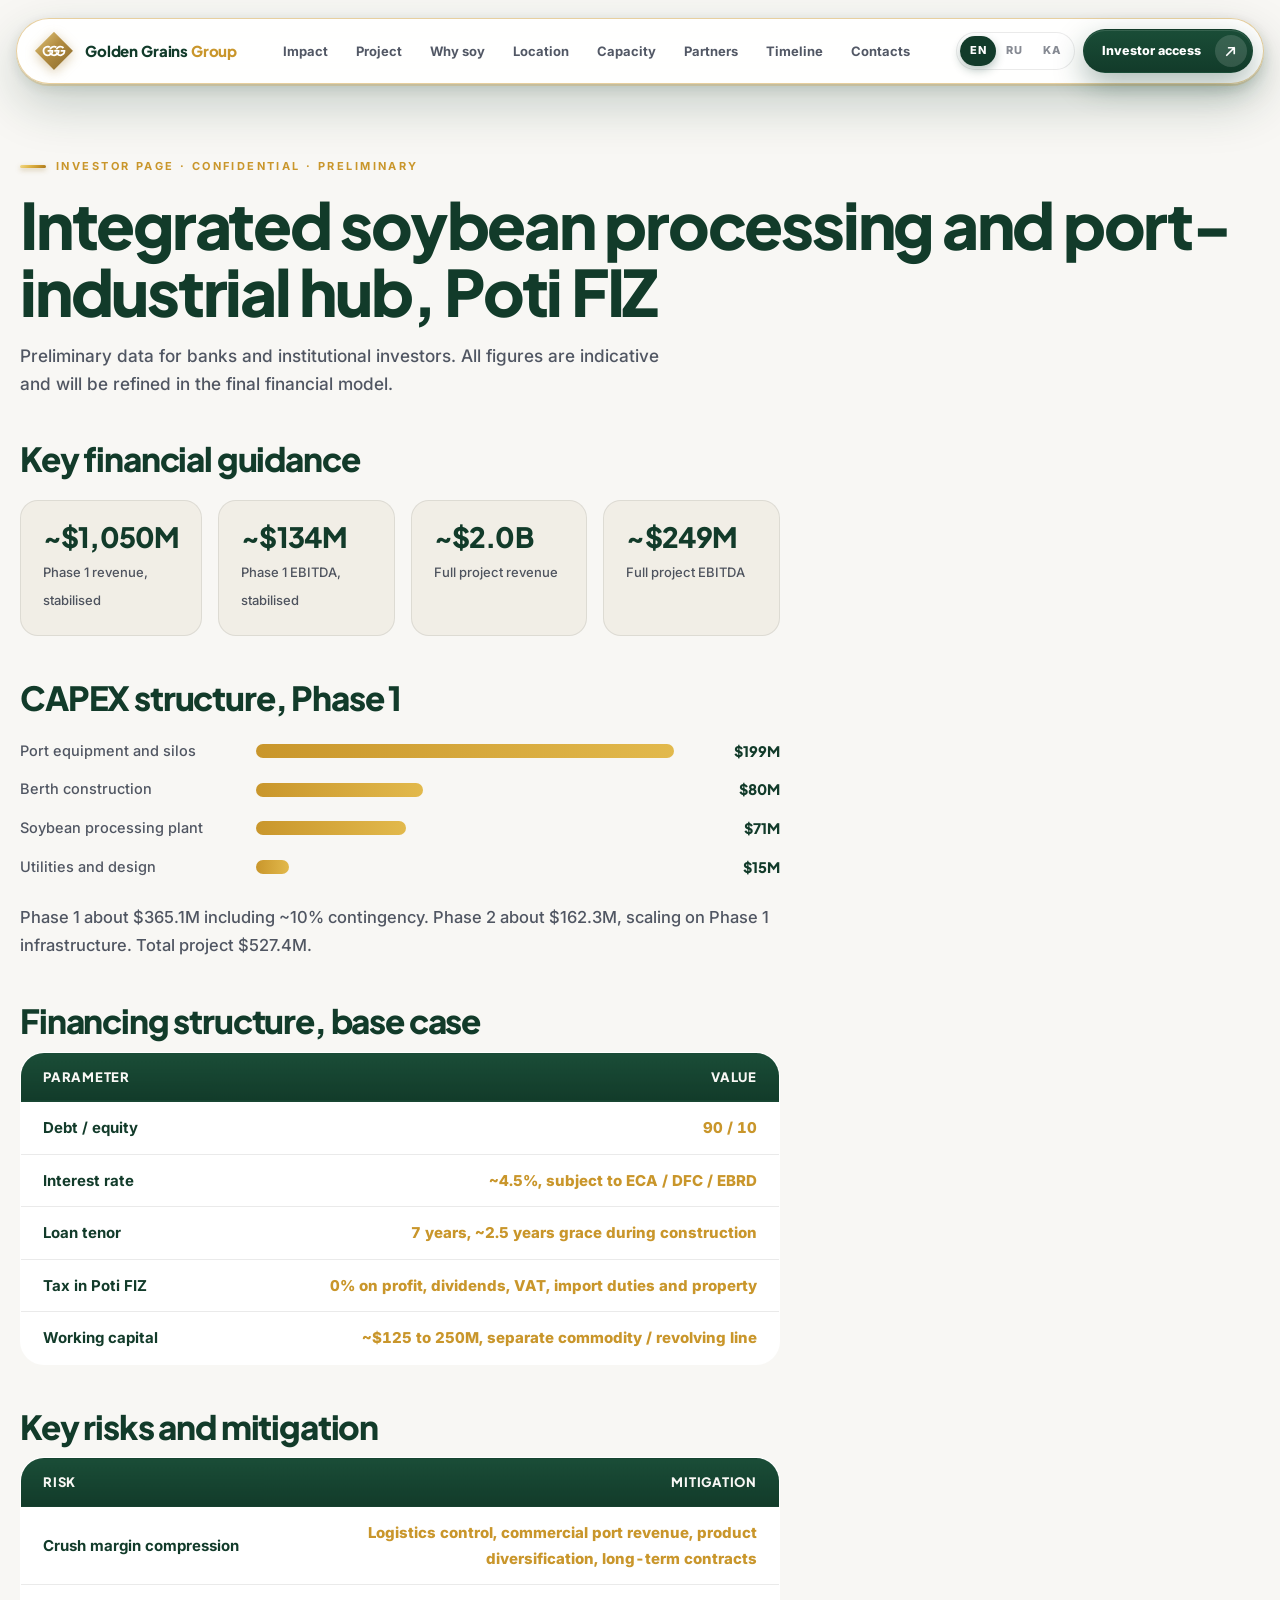
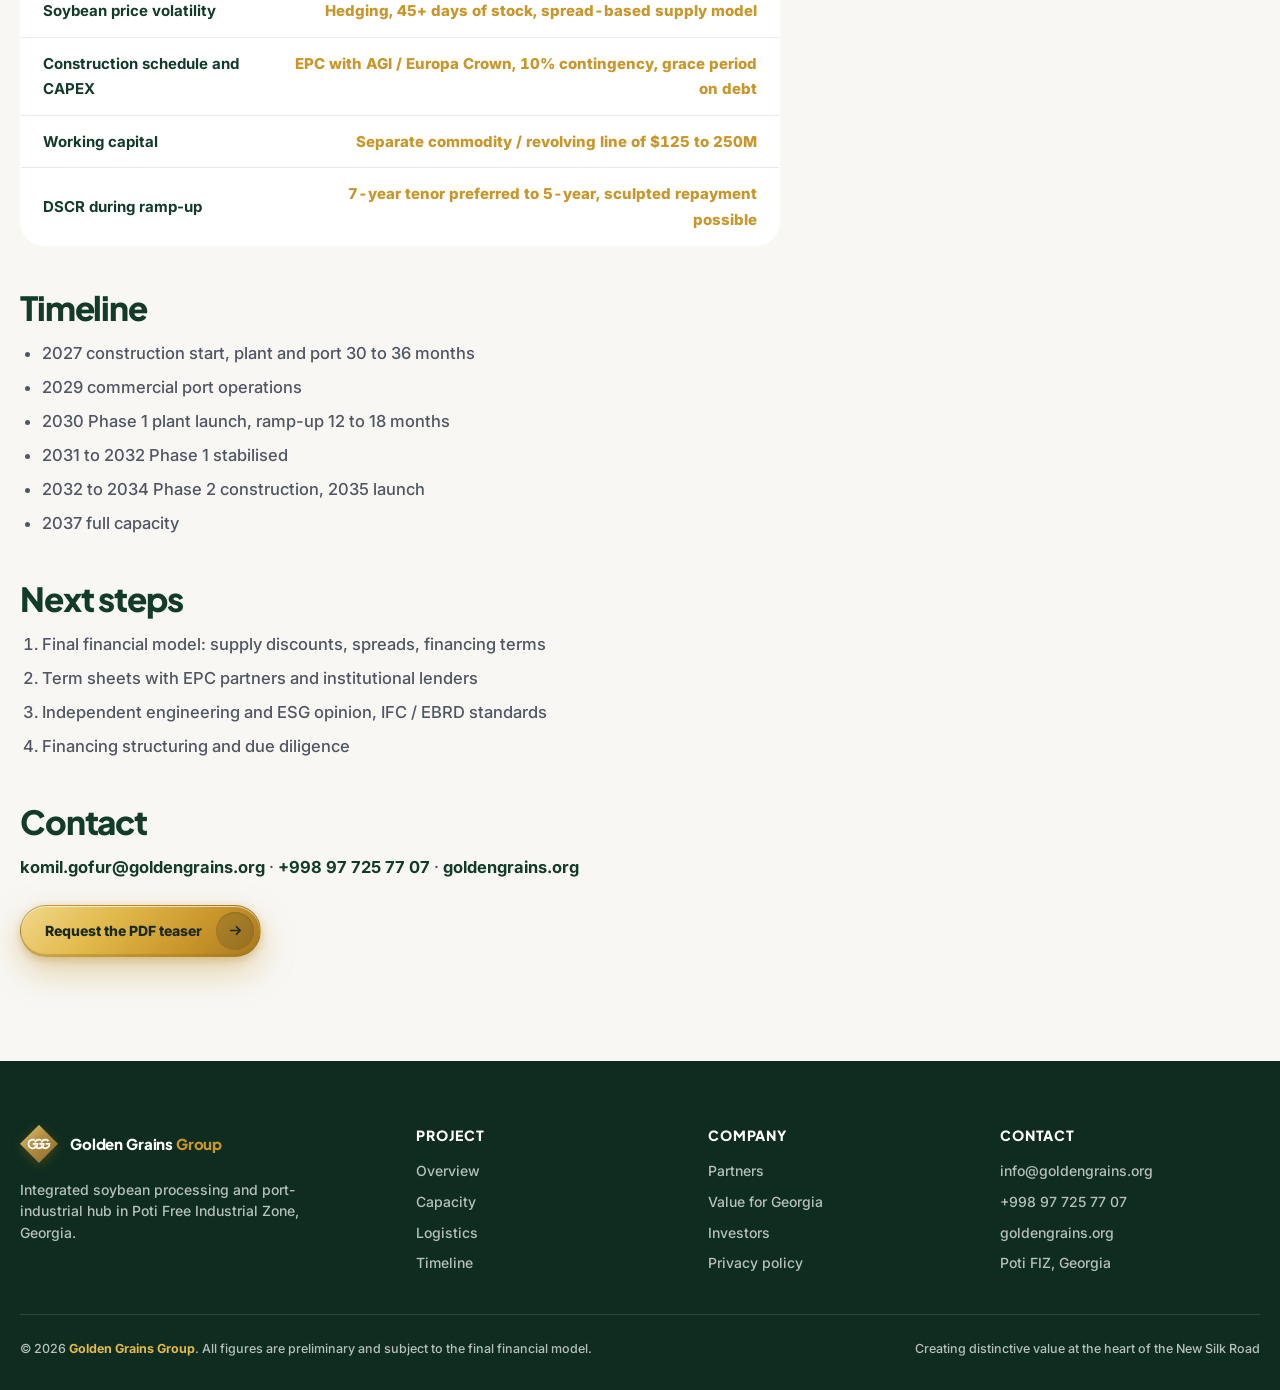
<file: investors.html>
<!DOCTYPE html>
<html lang="en">
<head>
<meta charset="UTF-8"><meta name="viewport" content="width=device-width, initial-scale=1.0">
<title>Investors. Golden Grains Group</title>
<meta name="description" content="Preliminary investment teaser for banks and institutional investors: CAPEX, financials, financing structure, risks and next steps.">
<link rel="preconnect" href="https://fonts.googleapis.com"><link rel="preconnect" href="https://fonts.gstatic.com" crossorigin>
<link href="https://fonts.googleapis.com/css2?family=Plus+Jakarta+Sans:wght@600;700;800&family=Instrument+Serif:ital@1&family=Inter:wght@400;500;600;700&display=swap" rel="stylesheet">
<link rel="stylesheet" href="assets/style.css">
<link rel="icon" href="assets/logo.svg" type="image/svg+xml">
</head>
<body>
<svg width="0" height="0" style="position:absolute" aria-hidden="true"><defs>
  <linearGradient id="goldGrad" x1="0" y1="0" x2="1" y2="1"><stop offset="0" stop-color="#E4C97F"/><stop offset=".45" stop-color="#B38D41"/><stop offset="1" stop-color="#8A6A2C"/></linearGradient>
  <symbol id="ggg-mark" viewBox="0 0 42.8 42.8"><path fill="url(#goldGrad)" d="M 0.10 21.12 L 21.16 0.06 C 21.27 -0.05 21.45 -0.05 21.56 0.06 L 42.62 21.12 C 42.73 21.23 42.73 21.41 42.62 21.52 L 21.56 42.58 C 21.45 42.69 21.27 42.69 21.16 42.58 L 0.10 21.52 C -0.01 21.41 -0.01 21.23 0.10 21.12 "/><g fill="#FFFFFF"><path d="M 23.18 19.78 L 25.23 19.77 C 25.52 19.20 25.73 18.78 26.23 18.32 C 27.23 17.39 28.70 17.12 29.98 17.69 C 30.44 17.90 31.14 18.45 31.33 18.81 L 32.04 18.09 C 32.24 17.91 32.62 17.56 32.76 17.36 C 32.67 17.14 31.96 16.59 31.73 16.43 C 30.39 15.51 28.59 15.19 26.98 15.69 C 25.12 16.27 23.59 17.87 23.18 19.78 Z "/><path d="M 16.17 18.00 C 16.37 17.71 16.54 17.48 16.76 17.22 C 16.96 16.99 17.28 16.71 17.42 16.51 C 17.17 16.26 16.56 15.96 16.16 15.80 C 13.65 14.83 10.72 15.94 9.43 18.16 C 8.47 19.81 8.25 21.75 8.99 23.61 C 9.76 25.53 11.78 27.19 14.12 27.19 C 16.65 27.19 17.43 26.07 17.90 25.89 C 18.35 26.24 18.71 26.51 19.33 26.77 C 20.66 27.33 22.28 27.34 23.61 26.77 C 24.58 26.36 24.68 26.12 25.07 25.89 C 25.24 25.98 25.51 26.24 25.73 26.37 C 26.76 27.02 27.57 27.19 28.81 27.19 C 30.29 27.19 31.67 26.40 32.58 25.44 C 32.95 25.05 33.38 24.40 33.61 23.89 L 33.66 23.78 C 34.18 22.43 34.26 21.72 34.11 20.35 C 33.22 20.31 29.90 20.34 28.91 20.34 L 28.91 22.25 L 32.12 22.24 C 32.05 22.97 31.35 23.97 30.94 24.32 C 30.32 24.84 29.67 25.22 28.57 25.22 C 28.04 25.22 27.17 25.05 26.74 24.71 C 26.69 24.68 26.71 24.68 26.67 24.65 C 27.61 23.06 27.67 22.12 27.64 20.34 L 21.72 20.34 L 21.72 22.25 L 25.68 22.24 C 25.66 22.53 25.48 23.06 25.36 23.24 C 25.28 23.08 25.21 22.97 25.15 22.79 L 23.17 22.80 C 23.23 23.41 23.68 24.07 23.73 24.29 C 22.83 25.37 20.64 25.50 19.61 24.70 C 20.62 23.48 20.74 22.02 20.67 20.34 C 18.57 20.34 16.29 20.32 14.20 20.35 L 14.21 22.26 C 15.57 22.21 17.31 22.25 18.71 22.24 C 18.69 22.57 18.42 23.18 18.26 23.36 L 17.98 22.93 C 17.95 22.87 17.94 22.84 17.90 22.79 L 15.94 22.81 C 15.98 22.90 16.01 23.10 16.05 23.20 C 16.19 23.63 16.40 23.95 16.54 24.29 C 16.35 24.55 15.96 24.80 15.62 24.95 C 13.87 25.74 11.72 24.82 10.92 22.98 C 10.64 22.34 10.57 21.83 10.57 21.11 C 10.57 19.30 12.12 17.38 14.24 17.39 C 15.18 17.40 15.55 17.65 16.17 18.00 Z "/><path d="M 15.97 19.78 L 18.03 19.77 C 18.45 18.78 19.01 18.05 20.04 17.65 C 20.56 17.44 21.20 17.32 21.87 17.42 C 22.17 17.46 22.45 17.55 22.69 17.65 L 23.39 18.00 C 23.62 17.50 24.22 16.98 24.53 16.62 C 24.58 16.57 24.58 16.56 24.62 16.51 C 24.27 16.30 23.99 16.08 23.53 15.88 C 23.14 15.72 22.63 15.56 22.13 15.51 C 19.64 15.26 17.50 16.41 16.44 18.48 C 16.22 18.92 16.14 19.28 15.97 19.78 "/></g></symbol>
</defs></svg>
<nav class="nav" id="nav" aria-label="Main">
  <a class="brand" href="index.html#top"><svg class="brand__mark"><use href="#ggg-mark"/></svg><span class="brand__name">Golden Grains <em>Group</em></span></a>
  <div class="menu"><a href="index.html#impact">Impact</a><a href="index.html#project">Project</a><a href="index.html#why-soy">Why soy</a><a href="index.html#location">Location</a><a href="index.html#capacity">Capacity</a><a href="index.html#partners">Partners</a><a href="index.html#timeline">Timeline</a><a href="index.html#contacts">Contacts</a></div>
  <div class="nav__right">
    <div class="lang" aria-label="Language"><a href="#" class="is-active" lang="en">EN</a><a href="#" lang="ru">RU</a><a href="#" lang="ka">KA</a></div>
    <a class="btn btn--green" href="investors.html"><span>Investor access</span><span class="btn__ic"><svg viewBox="0 0 16 16"><path d="M4 12 12 4M6 4h6v6"/></svg></span></a>
    <button class="burger" id="burger" aria-label="Menu" aria-expanded="false"><i></i><i></i></button>
  </div>
</nav>
<div class="sheet" id="sheet">
  <a href="index.html#impact">Impact</a><a href="index.html#project">Project</a><a href="index.html#why-soy">Why soy</a><a href="index.html#location">Location</a><a href="index.html#capacity">Capacity</a><a href="index.html#partners">Partners</a><a href="index.html#timeline">Timeline</a><a href="investors.html">Investors</a>
  <div class="lang"><a href="#" class="is-active">EN</a><a href="#">RU</a><a href="#">KA</a></div>
</div>

<section class="page"><div class="wrap">
  <span class="kicker">Investor page · Confidential · preliminary</span>
  <h1>Integrated soybean processing and port-industrial hub, Poti FIZ</h1>
  <p class="lead">Preliminary data for banks and institutional investors. All figures are indicative and will be refined in the final financial model.</p>

  <form class="gate locked" id="gate" style="display:none"><h3>Access code</h3><p style="font-size:14px;color:var(--ink-2)">Enter the code from your invitation to view the full teaser.</p><input type="text" name="code" placeholder="CODE" autocomplete="off"><button class="btn btn--green" type="submit"><span>Open</span><span class="btn__ic"><svg viewBox="0 0 16 16"><path d="M3 8h10M9 4l4 4-4 4"/></svg></span></button></form>

  <div class="prose">
    <h2>Key financial guidance</h2>
    <div class="kpis"><div><b>~$1,050M</b><span>Phase 1 revenue, stabilised</span></div><div><b>~$134M</b><span>Phase 1 EBITDA, stabilised</span></div><div><b>~$2.0B</b><span>Full project revenue</span></div><div><b>~$249M</b><span>Full project EBITDA</span></div></div>

    <h2>CAPEX structure, Phase 1</h2>
    <div class="bars">
      <div><span>Port equipment and silos</span><i style="--w:100%"></i><b>$199M</b></div>
      <div><span>Berth construction</span><i style="--w:40%"></i><b>$80M</b></div>
      <div><span>Soybean processing plant</span><i style="--w:36%"></i><b>$71M</b></div>
      <div><span>Utilities and design</span><i style="--w:8%"></i><b>$15M</b></div>
    </div>
    <p>Phase 1 about $365.1M including ~10% contingency. Phase 2 about $162.3M, scaling on Phase 1 infrastructure. Total project $527.4M.</p>

    <h2>Financing structure, base case</h2>
    <table class="tbl"><thead><tr><th>Parameter</th><th>Value</th></tr></thead><tbody>
      <tr><td>Debt / equity</td><td>90 / 10</td></tr><tr><td>Interest rate</td><td>~4.5%, subject to ECA / DFC / EBRD</td></tr><tr><td>Loan tenor</td><td>7 years, ~2.5 years grace during construction</td></tr><tr><td>Tax in Poti FIZ</td><td>0% on profit, dividends, VAT, import duties and property</td></tr><tr><td>Working capital</td><td>~$125 to 250M, separate commodity / revolving line</td></tr>
    </tbody></table>

    <h2>Key risks and mitigation</h2>
    <table class="tbl"><thead><tr><th>Risk</th><th>Mitigation</th></tr></thead><tbody>
      <tr><td>Crush margin compression</td><td>Logistics control, commercial port revenue, product diversification, long-term contracts</td></tr>
      <tr><td>Soybean price volatility</td><td>Hedging, 45+ days of stock, spread-based supply model</td></tr>
      <tr><td>Construction schedule and CAPEX</td><td>EPC with AGI / Europa Crown, 10% contingency, grace period on debt</td></tr>
      <tr><td>Working capital</td><td>Separate commodity / revolving line of $125 to 250M</td></tr>
      <tr><td>DSCR during ramp-up</td><td>7-year tenor preferred to 5-year, sculpted repayment possible</td></tr>
    </tbody></table>

    <h2>Timeline</h2>
    <ul><li>2027 construction start, plant and port 30 to 36 months</li><li>2029 commercial port operations</li><li>2030 Phase 1 plant launch, ramp-up 12 to 18 months</li><li>2031 to 2032 Phase 1 stabilised</li><li>2032 to 2034 Phase 2 construction, 2035 launch</li><li>2037 full capacity</li></ul>

    <h2>Next steps</h2>
    <ol><li>Final financial model: supply discounts, spreads, financing terms</li><li>Term sheets with EPC partners and institutional lenders</li><li>Independent engineering and ESG opinion, IFC / EBRD standards</li><li>Financing structuring and due diligence</li></ol>

    <h2>Contact</h2>
    <p><a href="mailto:komil.gofur@goldengrains.org" style="color:var(--green);font-weight:700">komil.gofur@goldengrains.org</a> · <a href="tel:+998977257707" style="color:var(--green);font-weight:700">+998 97 725 77 07</a> · <a href="https://www.goldengrains.org" style="color:var(--green);font-weight:700">goldengrains.org</a></p>
    <p style="margin-top:24px"><a class="btn btn--gold" href="index.html#investors"><span>Request the PDF teaser</span><span class="btn__ic"><svg viewBox="0 0 16 16"><path d="M3 8h10M9 4l4 4-4 4"/></svg></span></a></p>
  </div>
</div></section>
<footer class="footer" id="contacts-footer">
  <div class="wrap">
    <div class="top">
      <div><a class="brand" href="index.html#top"><svg class="brand__mark"><use href="#ggg-mark"/></svg><span class="brand__name">Golden Grains <em>Group</em></span></a>
        <p style="margin-top:16px;max-width:36ch;font-size:14px">Integrated soybean processing and port-industrial hub in Poti Free Industrial Zone, Georgia.</p></div>
      <div><h4>Project</h4><ul><li><a href="index.html#project">Overview</a></li><li><a href="index.html#capacity">Capacity</a></li><li><a href="index.html#logistics">Logistics</a></li><li><a href="index.html#timeline">Timeline</a></li></ul></div>
      <div><h4>Company</h4><ul><li><a href="index.html#partners">Partners</a></li><li><a href="index.html#georgia">Value for Georgia</a></li><li><a href="investors.html">Investors</a></li><li><a href="privacy.html">Privacy policy</a></li></ul></div>
      <div><h4>Contact</h4><ul><li><a href="mailto:info@goldengrains.org">info@goldengrains.org</a></li><li><a href="tel:+998977257707">+998 97 725 77 07</a></li><li><a href="https://www.goldengrains.org">goldengrains.org</a></li><li>Poti FIZ, Georgia</li></ul></div>
    </div>
    <div class="bot"><span>© 2026 <b>Golden Grains Group</b>. All figures are preliminary and subject to the final financial model.</span><span>Creating distinctive value at the heart of the New Silk Road</span></div>
  </div>
</footer>
<script src="assets/i18n.js"></script>
<script src="assets/main.js"></script>
</body></html>
</file>
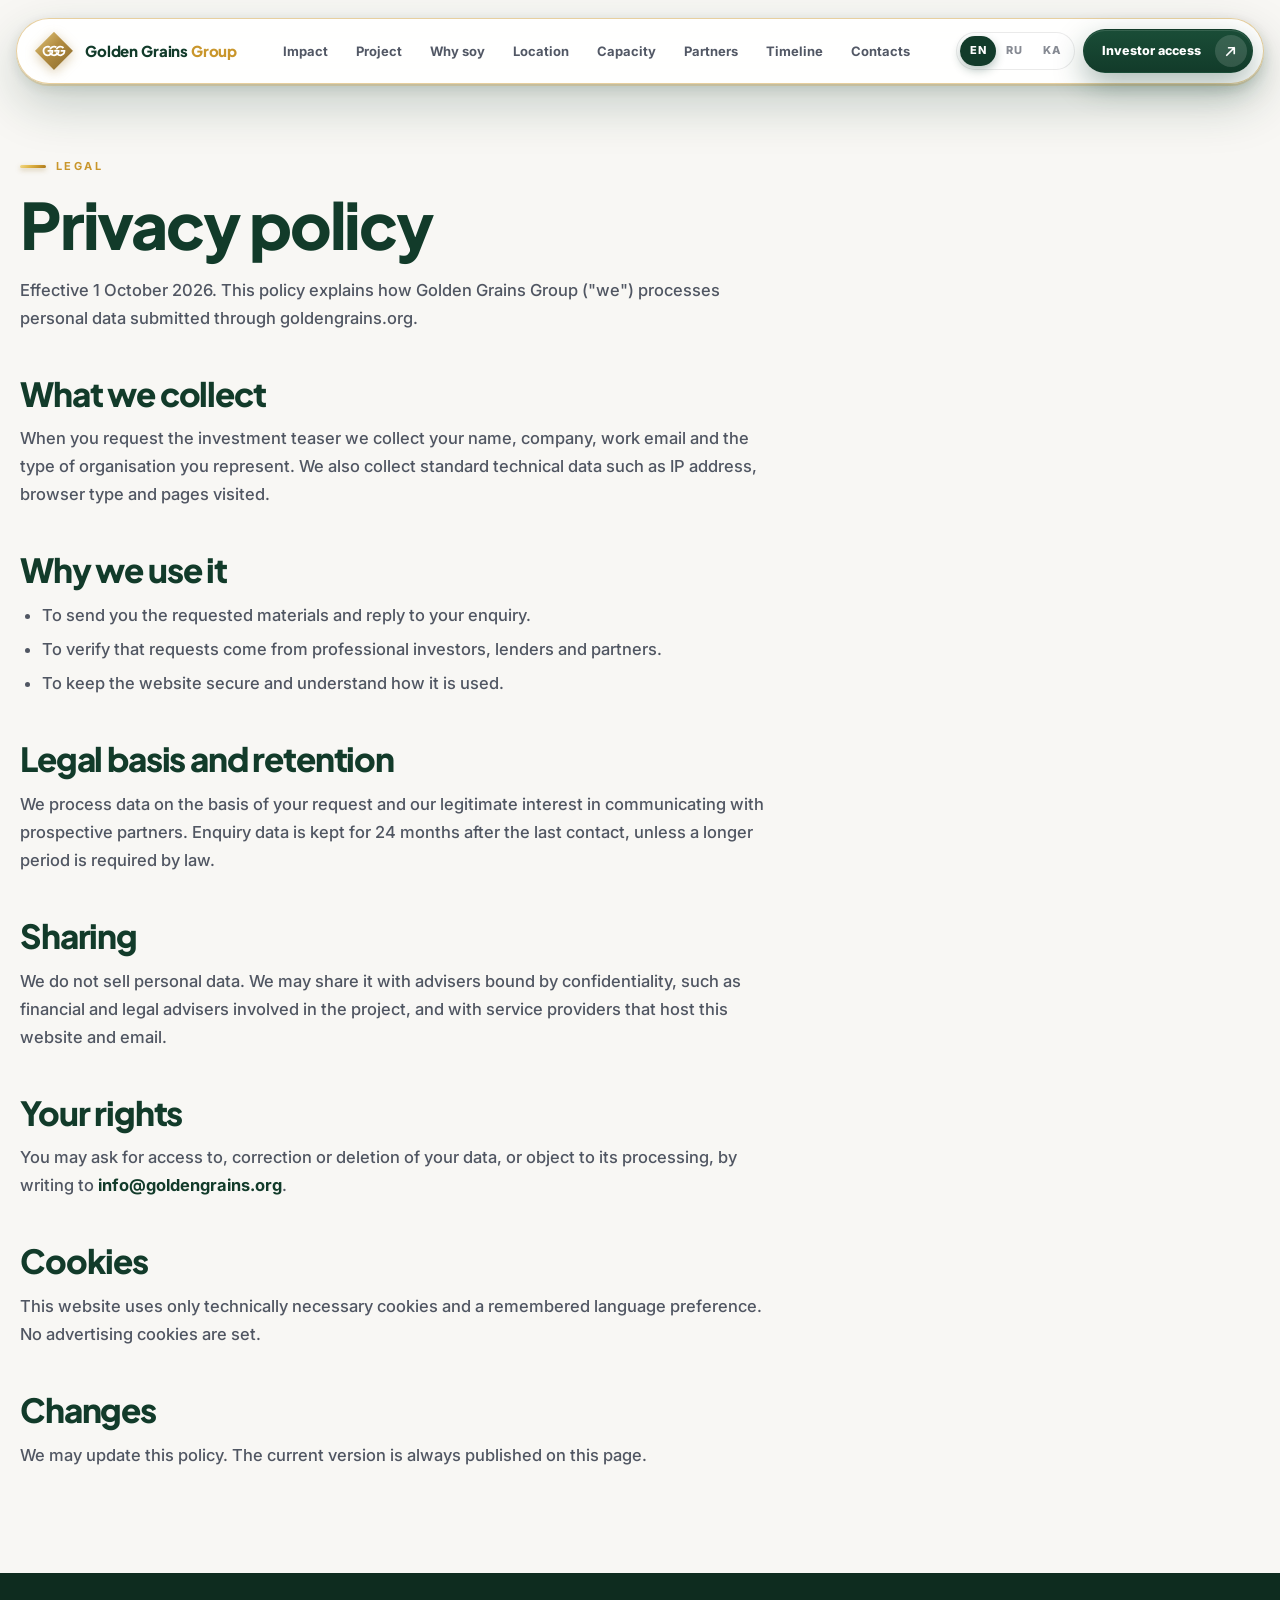
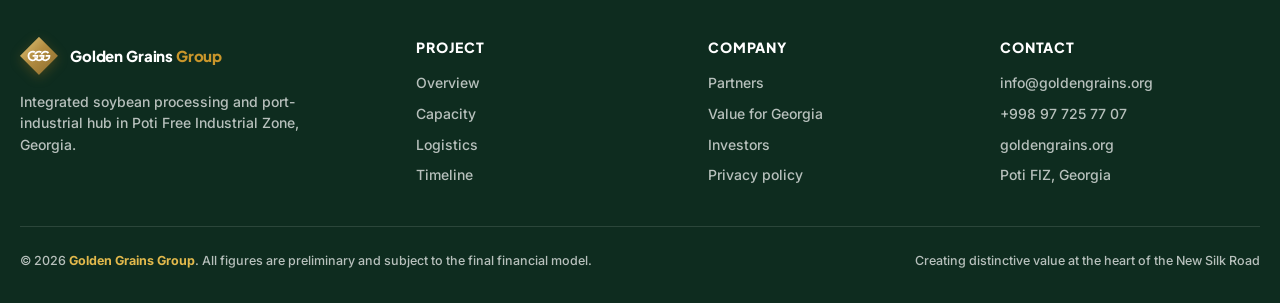
<file: privacy.html>
<!DOCTYPE html>
<html lang="en">
<head>
<meta charset="UTF-8"><meta name="viewport" content="width=device-width, initial-scale=1.0">
<title>Privacy policy. Golden Grains Group</title>
<meta name="description" content="How Golden Grains Group handles personal data submitted through this website.">
<link rel="preconnect" href="https://fonts.googleapis.com"><link rel="preconnect" href="https://fonts.gstatic.com" crossorigin>
<link href="https://fonts.googleapis.com/css2?family=Plus+Jakarta+Sans:wght@600;700;800&family=Instrument+Serif:ital@1&family=Inter:wght@400;500;600;700&display=swap" rel="stylesheet">
<link rel="stylesheet" href="assets/style.css">
<link rel="icon" href="assets/logo.svg" type="image/svg+xml">
</head>
<body>
<svg width="0" height="0" style="position:absolute" aria-hidden="true"><defs>
  <linearGradient id="goldGrad" x1="0" y1="0" x2="1" y2="1"><stop offset="0" stop-color="#E4C97F"/><stop offset=".45" stop-color="#B38D41"/><stop offset="1" stop-color="#8A6A2C"/></linearGradient>
  <symbol id="ggg-mark" viewBox="0 0 42.8 42.8"><path fill="url(#goldGrad)" d="M 0.10 21.12 L 21.16 0.06 C 21.27 -0.05 21.45 -0.05 21.56 0.06 L 42.62 21.12 C 42.73 21.23 42.73 21.41 42.62 21.52 L 21.56 42.58 C 21.45 42.69 21.27 42.69 21.16 42.58 L 0.10 21.52 C -0.01 21.41 -0.01 21.23 0.10 21.12 "/><g fill="#FFFFFF"><path d="M 23.18 19.78 L 25.23 19.77 C 25.52 19.20 25.73 18.78 26.23 18.32 C 27.23 17.39 28.70 17.12 29.98 17.69 C 30.44 17.90 31.14 18.45 31.33 18.81 L 32.04 18.09 C 32.24 17.91 32.62 17.56 32.76 17.36 C 32.67 17.14 31.96 16.59 31.73 16.43 C 30.39 15.51 28.59 15.19 26.98 15.69 C 25.12 16.27 23.59 17.87 23.18 19.78 Z "/><path d="M 16.17 18.00 C 16.37 17.71 16.54 17.48 16.76 17.22 C 16.96 16.99 17.28 16.71 17.42 16.51 C 17.17 16.26 16.56 15.96 16.16 15.80 C 13.65 14.83 10.72 15.94 9.43 18.16 C 8.47 19.81 8.25 21.75 8.99 23.61 C 9.76 25.53 11.78 27.19 14.12 27.19 C 16.65 27.19 17.43 26.07 17.90 25.89 C 18.35 26.24 18.71 26.51 19.33 26.77 C 20.66 27.33 22.28 27.34 23.61 26.77 C 24.58 26.36 24.68 26.12 25.07 25.89 C 25.24 25.98 25.51 26.24 25.73 26.37 C 26.76 27.02 27.57 27.19 28.81 27.19 C 30.29 27.19 31.67 26.40 32.58 25.44 C 32.95 25.05 33.38 24.40 33.61 23.89 L 33.66 23.78 C 34.18 22.43 34.26 21.72 34.11 20.35 C 33.22 20.31 29.90 20.34 28.91 20.34 L 28.91 22.25 L 32.12 22.24 C 32.05 22.97 31.35 23.97 30.94 24.32 C 30.32 24.84 29.67 25.22 28.57 25.22 C 28.04 25.22 27.17 25.05 26.74 24.71 C 26.69 24.68 26.71 24.68 26.67 24.65 C 27.61 23.06 27.67 22.12 27.64 20.34 L 21.72 20.34 L 21.72 22.25 L 25.68 22.24 C 25.66 22.53 25.48 23.06 25.36 23.24 C 25.28 23.08 25.21 22.97 25.15 22.79 L 23.17 22.80 C 23.23 23.41 23.68 24.07 23.73 24.29 C 22.83 25.37 20.64 25.50 19.61 24.70 C 20.62 23.48 20.74 22.02 20.67 20.34 C 18.57 20.34 16.29 20.32 14.20 20.35 L 14.21 22.26 C 15.57 22.21 17.31 22.25 18.71 22.24 C 18.69 22.57 18.42 23.18 18.26 23.36 L 17.98 22.93 C 17.95 22.87 17.94 22.84 17.90 22.79 L 15.94 22.81 C 15.98 22.90 16.01 23.10 16.05 23.20 C 16.19 23.63 16.40 23.95 16.54 24.29 C 16.35 24.55 15.96 24.80 15.62 24.95 C 13.87 25.74 11.72 24.82 10.92 22.98 C 10.64 22.34 10.57 21.83 10.57 21.11 C 10.57 19.30 12.12 17.38 14.24 17.39 C 15.18 17.40 15.55 17.65 16.17 18.00 Z "/><path d="M 15.97 19.78 L 18.03 19.77 C 18.45 18.78 19.01 18.05 20.04 17.65 C 20.56 17.44 21.20 17.32 21.87 17.42 C 22.17 17.46 22.45 17.55 22.69 17.65 L 23.39 18.00 C 23.62 17.50 24.22 16.98 24.53 16.62 C 24.58 16.57 24.58 16.56 24.62 16.51 C 24.27 16.30 23.99 16.08 23.53 15.88 C 23.14 15.72 22.63 15.56 22.13 15.51 C 19.64 15.26 17.50 16.41 16.44 18.48 C 16.22 18.92 16.14 19.28 15.97 19.78 "/></g></symbol>
</defs></svg>
<nav class="nav" id="nav" aria-label="Main">
  <a class="brand" href="index.html#top"><svg class="brand__mark"><use href="#ggg-mark"/></svg><span class="brand__name">Golden Grains <em>Group</em></span></a>
  <div class="menu"><a href="index.html#impact">Impact</a><a href="index.html#project">Project</a><a href="index.html#why-soy">Why soy</a><a href="index.html#location">Location</a><a href="index.html#capacity">Capacity</a><a href="index.html#partners">Partners</a><a href="index.html#timeline">Timeline</a><a href="index.html#contacts">Contacts</a></div>
  <div class="nav__right">
    <div class="lang" aria-label="Language"><a href="#" class="is-active" lang="en">EN</a><a href="#" lang="ru">RU</a><a href="#" lang="ka">KA</a></div>
    <a class="btn btn--green" href="investors.html"><span>Investor access</span><span class="btn__ic"><svg viewBox="0 0 16 16"><path d="M4 12 12 4M6 4h6v6"/></svg></span></a>
    <button class="burger" id="burger" aria-label="Menu" aria-expanded="false"><i></i><i></i></button>
  </div>
</nav>
<div class="sheet" id="sheet">
  <a href="index.html#impact">Impact</a><a href="index.html#project">Project</a><a href="index.html#why-soy">Why soy</a><a href="index.html#location">Location</a><a href="index.html#capacity">Capacity</a><a href="index.html#partners">Partners</a><a href="index.html#timeline">Timeline</a><a href="investors.html">Investors</a>
  <div class="lang"><a href="#" class="is-active">EN</a><a href="#">RU</a><a href="#">KA</a></div>
</div>

<section class="page"><div class="wrap">
  <span class="kicker">Legal</span><h1>Privacy policy</h1>
  <div class="prose">
    <p>Effective 1 October 2026. This policy explains how Golden Grains Group ("we") processes personal data submitted through goldengrains.org.</p>
    <h2>What we collect</h2><p>When you request the investment teaser we collect your name, company, work email and the type of organisation you represent. We also collect standard technical data such as IP address, browser type and pages visited.</p>
    <h2>Why we use it</h2><ul><li>To send you the requested materials and reply to your enquiry.</li><li>To verify that requests come from professional investors, lenders and partners.</li><li>To keep the website secure and understand how it is used.</li></ul>
    <h2>Legal basis and retention</h2><p>We process data on the basis of your request and our legitimate interest in communicating with prospective partners. Enquiry data is kept for 24 months after the last contact, unless a longer period is required by law.</p>
    <h2>Sharing</h2><p>We do not sell personal data. We may share it with advisers bound by confidentiality, such as financial and legal advisers involved in the project, and with service providers that host this website and email.</p>
    <h2>Your rights</h2><p>You may ask for access to, correction or deletion of your data, or object to its processing, by writing to <a href="mailto:info@goldengrains.org" style="color:var(--green);font-weight:700">info@goldengrains.org</a>.</p>
    <h2>Cookies</h2><p>This website uses only technically necessary cookies and a remembered language preference. No advertising cookies are set.</p>
    <h2>Changes</h2><p>We may update this policy. The current version is always published on this page.</p>
  </div>
</div></section>
<footer class="footer" id="contacts-footer">
  <div class="wrap">
    <div class="top">
      <div><a class="brand" href="index.html#top"><svg class="brand__mark"><use href="#ggg-mark"/></svg><span class="brand__name">Golden Grains <em>Group</em></span></a>
        <p style="margin-top:16px;max-width:36ch;font-size:14px">Integrated soybean processing and port-industrial hub in Poti Free Industrial Zone, Georgia.</p></div>
      <div><h4>Project</h4><ul><li><a href="index.html#project">Overview</a></li><li><a href="index.html#capacity">Capacity</a></li><li><a href="index.html#logistics">Logistics</a></li><li><a href="index.html#timeline">Timeline</a></li></ul></div>
      <div><h4>Company</h4><ul><li><a href="index.html#partners">Partners</a></li><li><a href="index.html#georgia">Value for Georgia</a></li><li><a href="investors.html">Investors</a></li><li><a href="privacy.html">Privacy policy</a></li></ul></div>
      <div><h4>Contact</h4><ul><li><a href="mailto:info@goldengrains.org">info@goldengrains.org</a></li><li><a href="tel:+998977257707">+998 97 725 77 07</a></li><li><a href="https://www.goldengrains.org">goldengrains.org</a></li><li>Poti FIZ, Georgia</li></ul></div>
    </div>
    <div class="bot"><span>© 2026 <b>Golden Grains Group</b>. All figures are preliminary and subject to the final financial model.</span><span>Creating distinctive value at the heart of the New Silk Road</span></div>
  </div>
</footer>
<script src="assets/i18n.js"></script>
<script src="assets/main.js"></script>
</body></html>
</file>
<file: assets/style.css>
/* Golden Grains Group — site styles. Palette: white · deep green · gold */
:root{
  --white:#F8F7F4;--paper:#F8F7F4;--off:#F1EEE6;--off-2:#EAE5D9;--wheat:#C8B99C;--card:#FFFFFF;
  --green:#123B2A;--green-2:#1A4D37;--green-3:#246647;--green-soft:#E3EFE7;--lime:#4ADE80;--forest:#0F3324;
  --gold:#C9962B;--gold-2:#E2B94C;--gold-3:#F1D98A;--gold-deep:#9A6F1B;--gold-soft:#FBF3DC;--gold-grad:linear-gradient(135deg,#F1D98A 0%,#E2B94C 35%,#C9962B 70%,#A9781F 100%);
  --ink:#0F172A;--ink-2:rgba(15,23,42,.72);--ink-3:rgba(15,23,42,.5);
  --line:rgba(28,25,23,.09);--line-gold:rgba(179,141,65,.35);
  --display:"Plus Jakarta Sans","Inter","Helvetica Neue",Arial,sans-serif;--serif:"Instrument Serif",Georgia,serif;--sans:"Inter","Helvetica Neue",Arial,sans-serif;
  --e1:cubic-bezier(.32,.72,0,1);--e2:cubic-bezier(.16,1,.3,1);--r:24px;
}
*{box-sizing:border-box;margin:0;padding:0}
html{scroll-behavior:smooth;scroll-padding-top:96px}
html,body{background:var(--paper);color:var(--ink)}
body{font-family:var(--sans);font-weight:500;line-height:1.55;-webkit-font-smoothing:antialiased;overflow-x:hidden}
a{color:inherit;text-decoration:none}
img{display:block;max-width:100%}
::selection{background:var(--gold);color:var(--white)}
.wrap{width:min(1280px,calc(100% - 40px));margin:0 auto}
h1,h2,h3,.display{font-family:var(--display);font-weight:800;letter-spacing:-.035em;line-height:1.04}
em.s{font-family:var(--serif);font-style:italic;font-weight:400;letter-spacing:0;background:var(--gold-grad);-webkit-background-clip:text;background-clip:text;color:transparent;padding-right:.06em}
.sec--green em.s{background:linear-gradient(135deg,#F7E4A5,#E2B94C 60%,#D2A23A)}
h2{font-size:clamp(32px,3.8vw,52px);color:var(--green)}
h3{font-size:clamp(18px,1.5vw,22px);letter-spacing:-.02em;line-height:1.15}
.lead{font-size:clamp(17px,1.35vw,20px);line-height:1.6;color:var(--ink-2);max-width:60ch}
.kicker{display:inline-flex;align-items:center;gap:10px;font-size:11px;font-weight:700;letter-spacing:.22em;text-transform:uppercase;color:var(--gold)}
.kicker::before{content:"";width:26px;height:3px;border-radius:2px;background:var(--gold-grad);box-shadow:0 2px 5px rgba(154,111,27,.35)}
.sec{min-height:100dvh;display:flex;align-items:center;padding:100px 0 48px;scroll-snap-align:start;position:relative}
.sec>.wrap{width:min(1280px,calc(100% - 40px))}
.hero{scroll-snap-align:start}
html{scroll-snap-type:y proximity}
.sec--off{background:var(--off)}
.sec--green{background:radial-gradient(ellipse 70% 60% at 80% 20%,rgba(36,102,71,.55),transparent 60%),linear-gradient(180deg,#14402E,#0F3324);color:#fff}
.sec--gold{background:radial-gradient(ellipse 60% 50% at 90% 10%,rgba(226,185,76,.35),transparent 60%),linear-gradient(180deg,#F8EFD6,#F1E3B8)}
.sec--green .card,.sec--green .tab,.sec--green .routes div,.sec--green .geo div,.sec--green .partner,.sec--green .products div,.sec--green .feats div{background:rgba(255,255,255,.05);border-color:rgba(233,217,174,.16);color:#fff}
.sec--green .card p,.sec--green .card h3,.sec--green .tab span,.sec--green .routes li,.sec--green .geo span,.sec--green .partner p,.sec--green .products p,.sec--green .feats span{color:rgba(255,255,255,.72)}
.sec--green .card h3,.sec--green .tab b,.sec--green .routes h3,.sec--green .geo b,.sec--green .partner .logo,.sec--green .products b,.sec--green .feats b,.sec--green .flow b{color:#fff}
.sec--green .tab i,.sec--green .geo i{background:rgba(205,170,94,.16);color:var(--gold-2)}
.sec--green .tab.is-active{background:var(--gold-grad);border-color:transparent;box-shadow:0 14px 34px rgba(201,150,43,.35)}.sec--green .tab.is-active b,.sec--green .tab.is-active span{color:var(--forest)}.sec--green .tab.is-active i{background:rgba(13,20,16,.14);color:var(--forest)}.sec--green .tab.is-active svg{stroke:var(--forest)}
.sec--green .card .stat,.sec--green .list b,.sec--green .flow i{color:var(--gold-2)}
.sec--green .flow i{background:rgba(255,255,255,.06);border-color:var(--gold-2)}.sec--green .flow span{color:rgba(255,255,255,.65)}
.sec--green .tbl{background:rgba(255,255,255,.04);border-color:rgba(233,217,174,.16)}.sec--green .tbl th{background:var(--gold-grad);color:#1B2A1F}.sec--green .tbl td{color:rgba(255,255,255,.8);border-color:rgba(255,255,255,.08)}.sec--green .tbl td:first-child{color:#fff}.sec--green .tbl td:last-child{color:var(--gold-3)}.sec--green .note{color:rgba(255,255,255,.5)}
.sec--green .routes li span{color:rgba(255,255,255,.5)}.sec--green .routes h3 em{color:var(--gold-2);border-color:rgba(205,170,94,.4)}
.sec--green .gal a{box-shadow:0 0 0 1px rgba(233,217,174,.18)}
.sec--green .fin span{background:rgba(205,170,94,.12);border-color:rgba(205,170,94,.35);color:var(--gold-3)}.sec--green .fin b{color:rgba(255,255,255,.5)}
.sec--green .partner .logo small{color:var(--gold-2)}
.sec--green .list{border-color:rgba(255,255,255,.1)}.sec--green .list>div{border-color:rgba(255,255,255,.1)}.sec--green .list h3{color:#fff}.sec--green .list p{color:rgba(255,255,255,.7)}
.sec--green h2{color:#fff}.sec--green .lead{color:rgba(255,255,255,.75)}.sec--green .kicker{color:var(--gold-2)}
.sec--gold h2{color:var(--green)}.sec--gold .card,.sec--gold .products div,.sec--gold .geo div,.sec--gold .routes div{background:#fff}
.sec__head{display:grid;gap:14px;max-width:820px;margin-bottom:clamp(24px,3.5vw,44px)}
.grid{display:grid;gap:24px}
.g2{grid-template-columns:repeat(2,1fr)}.g3{grid-template-columns:repeat(3,1fr)}.g4{grid-template-columns:repeat(4,1fr)}

/* reveal */
.rv{opacity:0;transform:translateY(28px);transition:opacity 1s var(--e2),transform 1s var(--e2)}
.rv.is-in{opacity:1;transform:none}
.rv[data-d="1"]{transition-delay:.1s}.rv[data-d="2"]{transition-delay:.2s}.rv[data-d="3"]{transition-delay:.3s}.rv[data-d="4"]{transition-delay:.4s}
.rv--scale{transform:scale(.94) translateY(16px)}.rv--left{transform:translateX(-32px)}.rv--right{transform:translateX(32px)}
.rv.is-in.rv--scale,.rv.is-in.rv--left,.rv.is-in.rv--right{transform:none}
.stagger>*{opacity:0;transform:translateY(22px);transition:opacity .9s var(--e2),transform .9s var(--e2)}
.stagger.is-in>*{opacity:1;transform:none}
.stagger>*:nth-child(1){transition-delay:.05s}.stagger>*:nth-child(2){transition-delay:.13s}.stagger>*:nth-child(3){transition-delay:.21s}.stagger>*:nth-child(4){transition-delay:.29s}.stagger>*:nth-child(5){transition-delay:.37s}.stagger>*:nth-child(6){transition-delay:.45s}.stagger>*:nth-child(7){transition-delay:.53s}.stagger>*:nth-child(8){transition-delay:.61s}
.flow::before{transform:scaleX(0);transform-origin:left;transition:transform 1.4s var(--e2) .2s}.flow.is-in::before{transform:scaleX(1)}
.tl::before{transform:scaleX(0);transform-origin:left;transition:transform 1.6s var(--e2) .2s}.tl.is-in::before{transform:scaleX(1)}
.tl>div::before{transform:rotate(45deg) scale(0);transition:transform .6s var(--e2)}.tl.is-in>div::before{transform:rotate(45deg) scale(.7)}
.tl>div:nth-child(2)::before{transition-delay:.2s}.tl>div:nth-child(3)::before{transition-delay:.4s}.tl>div:nth-child(4)::before{transition-delay:.6s}.tl>div:nth-child(5)::before{transition-delay:.8s}.tl>div:nth-child(6)::before{transition-delay:1s}
@supports (animation-timeline: view()){
  .par{animation:par linear both;animation-timeline:view();animation-range:entry 0% exit 100%}
  @keyframes par{from{transform:scale(1.06) translateY(-2%)}to{transform:scale(1.06) translateY(2%)}}
}

/* nav */
body{padding-top:0}.nav{position:fixed;top:18px;left:50%;transform:translateX(-50%);z-index:50;width:min(1280px,calc(100% - 32px));height:66px;padding:0 10px 0 18px;border-radius:999px;
  display:flex;align-items:center;justify-content:space-between;gap:20px;background:rgba(255,255,255,.92);border:1px solid rgba(201,150,43,.45);
  box-shadow:0 2px 0 rgba(201,150,43,.25),0 20px 50px rgba(18,59,42,.22),0 4px 14px rgba(18,59,42,.12),inset 0 1px 0 #fff;backdrop-filter:blur(20px) saturate(1.3);-webkit-backdrop-filter:blur(20px) saturate(1.3);transition:background .4s,box-shadow .4s}
.nav.is-scrolled{background:rgba(255,255,255,.97);box-shadow:0 2px 0 rgba(201,150,43,.3),0 16px 40px rgba(18,59,42,.26),0 3px 10px rgba(18,59,42,.14)}
.brand{display:flex;align-items:center;gap:12px;flex-shrink:0}
.brand__mark{width:38px;height:38px;filter:drop-shadow(0 3px 6px rgba(154,111,27,.35))}
.brand__name{font-family:var(--display);font-weight:800;font-size:15px;letter-spacing:-.01em;color:var(--green)}
.brand__name em{font-style:normal;color:var(--gold)}
.menu{display:flex;gap:2px}
.menu a{font-size:13px;font-weight:700;color:var(--ink-2);padding:9px 13px;border-radius:999px;transition:color .3s,background .3s}
.menu a:hover{color:var(--green);background:var(--green-soft)}
.nav__right{display:flex;align-items:center;gap:8px;flex-shrink:0}
.lang{display:flex;padding:3px;border-radius:999px;border:1px solid var(--line);background:rgba(255,255,255,.6)}
.lang a{font-size:11px;font-weight:800;letter-spacing:.08em;padding:6px 10px;border-radius:999px;color:var(--ink-3);transition:color .3s,background .3s}
.lang a.is-active{color:#fff;background:var(--green);box-shadow:0 4px 10px rgba(18,59,42,.3)}
.lang a:not(.is-active):hover{color:var(--green)}
.burger{display:none;width:42px;height:42px;border-radius:999px;border:1px solid var(--line);background:var(--white);cursor:pointer;position:relative}
.burger i{position:absolute;left:12px;width:18px;height:2px;border-radius:2px;background:var(--green);transition:transform .45s var(--e1)}
.burger i:nth-child(1){top:16px}.burger i:nth-child(2){top:24px}
.burger.is-open i:nth-child(1){transform:translateY(4px) rotate(45deg)}.burger.is-open i:nth-child(2){transform:translateY(-4px) rotate(-45deg)}
.sheet{position:fixed;inset:0;z-index:40;background:rgba(255,255,255,.96);backdrop-filter:blur(24px);display:flex;flex-direction:column;align-items:center;justify-content:center;gap:6px;opacity:0;visibility:hidden;transition:opacity .45s var(--e1),visibility 0s linear .45s}
.sheet.is-open{opacity:1;visibility:visible;transition-delay:0s}
.sheet a{font-family:var(--display);font-size:34px;font-weight:800;letter-spacing:-.02em;color:var(--green);padding:8px 0;opacity:0;transform:translateY(20px);transition:opacity .5s var(--e2),transform .5s var(--e2)}
.sheet.is-open a{opacity:1;transform:none}
.sheet a:nth-child(2){transition-delay:.05s}.sheet a:nth-child(3){transition-delay:.1s}.sheet a:nth-child(4){transition-delay:.15s}.sheet a:nth-child(5){transition-delay:.2s}.sheet a:nth-child(6){transition-delay:.25s}.sheet a:nth-child(7){transition-delay:.3s}
.sheet .lang{margin-top:24px}.sheet .lang a{font-family:var(--sans);font-size:11px;opacity:1;transform:none;padding:6px 12px}

/* buttons */
.btn{--pad:6px;display:inline-flex;align-items:center;gap:14px;padding:var(--pad) var(--pad) var(--pad) 24px;border-radius:999px;font-size:14px;font-weight:800;border:1px solid transparent;transition:transform .45s var(--e1),background .45s,border-color .45s,color .45s;white-space:nowrap}
.btn:active{transform:scale(.97)}
.btn__ic{width:38px;height:38px;border-radius:999px;display:grid;place-items:center;flex-shrink:0;transition:transform .45s var(--e1)}
.btn__ic svg{width:15px;height:15px;stroke:currentColor;fill:none;stroke-width:1.8;stroke-linecap:round;stroke-linejoin:round}
.btn:hover .btn__ic{transform:translate(2px,-1px)}
.btn--gold{background:var(--gold-grad);color:#1B2A1F;border-color:rgba(154,111,27,.5);box-shadow:0 14px 34px rgba(201,150,43,.4),0 3px 8px rgba(154,111,27,.3),inset 0 1px 0 rgba(255,255,255,.65),inset 0 -2px 0 rgba(154,111,27,.35)}
.btn--gold .btn__ic{background:rgba(27,42,31,.16);box-shadow:inset 0 1px 2px rgba(0,0,0,.15)}
.btn--gold:hover{filter:brightness(1.06);box-shadow:0 18px 40px rgba(201,150,43,.5),0 3px 8px rgba(154,111,27,.3),inset 0 1px 0 rgba(255,255,255,.7)}
.btn--green{background:linear-gradient(180deg,#1A4D37,#123B2A);color:#fff;box-shadow:0 12px 30px rgba(18,59,42,.35),inset 0 1px 0 rgba(255,255,255,.12)}.btn--green .btn__ic{background:rgba(255,255,255,.14)}.btn--green:hover{background:var(--green-2)}
.btn--white{background:#fff;color:var(--green);border-color:rgba(201,150,43,.35);box-shadow:0 8px 24px rgba(18,59,42,.1)}.btn--white .btn__ic{background:var(--green-soft)}.btn--white:hover{border-color:var(--gold)}
.btn--ghost{background:rgba(255,255,255,.1);color:var(--white);border-color:rgba(255,255,255,.35)}.btn--ghost .btn__ic{background:rgba(255,255,255,.16)}.btn--ghost:hover{background:rgba(255,255,255,.18)}
.nav .btn{--pad:5px;padding-left:18px;font-size:12.5px}.nav .btn__ic{width:32px;height:32px}

/* hero: editorial, ambient, warm */
.hero{position:relative;min-height:100dvh;display:flex;flex-direction:column;justify-content:space-between;padding:104px 0 0;overflow:hidden;background:var(--paper)}
.amb{position:absolute;inset:0;pointer-events:none;z-index:0;overflow:hidden}
.amb i{position:absolute;border-radius:50%;will-change:transform;transform:translateZ(0)}
.amb i:nth-child(1){width:60vw;height:60vw;right:-18vw;top:-26vw;background:radial-gradient(circle,rgba(200,185,156,.55) 0%,rgba(200,185,156,.25) 35%,rgba(200,185,156,0) 68%);animation:amb1 30s ease-in-out infinite alternate}
.amb i:nth-child(2){width:44vw;height:44vw;left:-16vw;top:26vh;background:radial-gradient(circle,rgba(74,222,128,.16) 0%,rgba(74,222,128,.07) 35%,rgba(74,222,128,0) 68%);animation:amb2 36s ease-in-out infinite alternate}
.amb i:nth-child(3){width:36vw;height:36vw;right:20vw;bottom:-14vw;background:radial-gradient(circle,rgba(179,141,65,.22) 0%,rgba(179,141,65,.1) 35%,rgba(179,141,65,0) 68%);animation:amb1 42s ease-in-out infinite alternate-reverse}
@keyframes amb1{to{transform:translate3d(-8vw,6vh,0) scale(1.12)}}@keyframes amb2{to{transform:translate3d(10vw,-8vh,0) scale(.92)}}
.hero .wrap{position:relative;z-index:1;width:min(1360px,calc(100% - 40px));display:grid;grid-template-columns:minmax(0,.85fr) minmax(0,1.15fr);gap:clamp(28px,4vw,56px);align-items:center;padding-bottom:clamp(24px,3vw,40px);flex:1}
.hero h1{font-size:clamp(40px,4.6vw,70px);color:var(--green);margin:18px 0 18px;line-height:1}
.hero h1 em.s{font-size:1.04em}
.hero .lead{color:var(--ink-2);max-width:520px}
.hero__cta{display:flex;flex-wrap:wrap;gap:12px;margin-top:34px}
.hero__proof{display:flex;align-items:center;gap:14px;margin-top:34px;font-size:13px;color:var(--ink-3)}
.hero__proof .av{display:flex}.hero__proof .av i{width:34px;height:34px;border-radius:50%;border:2px solid var(--paper);background:var(--green-soft);margin-left:-8px;overflow:hidden}
.hero__proof .av i:first-child{margin-left:0}.hero__proof .av img{width:100%;height:100%;object-fit:cover}
.hero__media{position:relative;display:grid;grid-template-columns:1fr 1fr;gap:16px;height:clamp(420px,calc(100dvh - 290px),720px);width:100%;justify-self:stretch}
.m{position:relative;border-radius:26px;overflow:hidden;background:var(--green);box-shadow:0 40px 80px rgba(18,59,42,.22),0 12px 24px rgba(18,59,42,.12),0 0 0 1.5px rgba(201,150,43,.45)}
.m img,.m video{width:100%;height:100%;object-fit:cover;object-position:50% 50%;display:block;transform:translateZ(0)}
.m::before{content:"";position:absolute;left:0;right:0;bottom:0;height:5px;background:var(--gold-grad);z-index:2}
.m .tag{position:absolute;left:16px;top:16px;z-index:1;padding:8px 14px 8px 8px;border-radius:999px;background:rgba(13,20,16,.55);backdrop-filter:blur(10px);color:#fff;font-size:12px;font-weight:700;display:flex;align-items:center;gap:10px}
.m .tag svg{width:22px;height:22px}
.glass{position:absolute;left:-10%;bottom:10%;z-index:2;padding:16px 18px;border-radius:18px;background:rgba(248,247,244,.78);border:1px solid rgba(255,255,255,.7);backdrop-filter:blur(16px);-webkit-backdrop-filter:blur(16px);box-shadow:0 20px 50px rgba(22,36,29,.16);display:grid;gap:4px;min-width:190px}
.glass b{font-family:var(--display);font-weight:800;font-size:26px;letter-spacing:-.03em;color:var(--green);line-height:1}
.glass b small{font-size:.5em;color:var(--gold);margin-left:3px}
.glass span{font-size:12px;color:var(--ink-3);font-weight:600}
.glass .dot{position:absolute;right:14px;top:14px;width:8px;height:8px;border-radius:50%;background:var(--lime);box-shadow:0 0 0 4px rgba(74,222,128,.2);animation:pulse 2.4s ease-out infinite}
.hero__media .tag{position:absolute;left:8%;top:6%;padding:8px 14px 8px 8px;border-radius:999px;background:rgba(13,20,16,.55);backdrop-filter:blur(10px);color:#fff;font-size:12px;font-weight:700;display:flex;align-items:center;gap:10px}
.hero__media .tag svg{width:22px;height:22px}
.hero__strip{position:relative;z-index:1;background:linear-gradient(90deg,#123B2A,#1A4D37);color:#fff}
.hero__strip .wrap{display:grid;grid-template-columns:repeat(4,1fr);padding:0;width:min(1360px,calc(100% - 40px))}
.hero__strip div{padding:20px 24px;border-right:1px solid rgba(233,217,174,.16);display:flex;flex-direction:column;gap:6px}
.hero__strip div:last-child{border-right:0}
.hero__strip b{font-family:var(--display);font-size:clamp(26px,2.6vw,38px);letter-spacing:-.03em;line-height:1;background:var(--gold-grad);-webkit-background-clip:text;background-clip:text;color:transparent}
.hero__strip b small{font-size:.5em;color:var(--gold-3);margin-left:4px}
.hero__strip span{font-size:12px;font-weight:700;color:rgba(255,255,255,.6);letter-spacing:.06em;text-transform:uppercase}

/* bento: global impact */
.bento{display:grid;grid-template-columns:repeat(12,1fr);grid-auto-rows:clamp(132px,calc((100dvh - 450px)/3),180px);gap:14px}
.b h3{position:relative;z-index:1;font-size:clamp(17px,1.35vw,21px);color:var(--green);margin-top:auto}
.b--dark h3,.b--lime h3{color:#fff}
.b--img .cap{font-size:14px}
.b--img{background:var(--green)}
.b{position:relative;border-radius:26px;overflow:hidden;background:var(--card);border:1px solid rgba(201,150,43,.2);box-shadow:0 10px 30px rgba(18,59,42,.08);padding:22px 26px 22px;display:flex;flex-direction:column;justify-content:flex-start;gap:6px;transition:transform .5s var(--e1),box-shadow .5s}
.b:hover{transform:translateY(-4px);box-shadow:0 30px 70px rgba(22,36,29,.12)}
.b .k{position:relative;z-index:1;padding-bottom:6px;font-size:11px;font-weight:700;letter-spacing:.2em;text-transform:uppercase;color:var(--gold)}
.b .v{position:relative;z-index:1;font-family:var(--display);font-weight:800;font-size:clamp(28px,2.6vw,40px);letter-spacing:-.04em;line-height:1;color:var(--green)}
.b .v small{font-size:.42em;color:var(--gold);margin-left:4px;letter-spacing:-.01em}
.b p{position:relative;z-index:1;font-size:13.5px;line-height:1.45;color:var(--ink-2);max-width:34ch}
.b--img{padding:0}.b--img img{position:absolute;inset:0;width:100%;height:100%;object-fit:cover;object-position:50% 50%;transition:transform 1.4s var(--e1)}
.b--img:hover img{transform:scale(1.06)}
.b--img .cap{position:absolute;left:22px;bottom:20px;right:22px;color:#fff;font-size:13px;font-weight:700;text-shadow:0 2px 14px rgba(0,0,0,.5)}
.b--img::after{content:"";position:absolute;inset:0;background:linear-gradient(180deg,rgba(13,20,16,0) 50%,rgba(13,20,16,.55))}
.b--dark{background:linear-gradient(135deg,#1A4D37,#0F3324);border-color:transparent;color:#fff}.b--dark .v{color:#fff}.b--dark p{color:rgba(255,255,255,.7)}.b--dark .k{color:var(--gold-2)}
.b--wheat{background:linear-gradient(135deg,#F7E9BF,#EBD48F);border-color:transparent}.b--wheat .v{color:var(--green)}.b--wheat .k{color:var(--gold-deep)}
.b--lime{background:linear-gradient(135deg,#1A4D37,#246647);border-color:transparent;color:#fff}.b--lime .v{color:var(--gold-2)}.b--lime p{color:rgba(255,255,255,.75)}.b--lime .k{color:var(--gold-3)}
.b .bar{position:relative;z-index:1;height:8px;border-radius:4px;background:rgba(22,36,29,.1);overflow:hidden;margin-top:6px}
.b .bar i{display:block;height:100%;width:0;border-radius:5px;background:var(--gold-grad);box-shadow:0 2px 6px rgba(154,111,27,.35);transition:width 1.6s var(--e2)}
.is-in .b .bar i,.b.is-in .bar i{width:var(--w)}
.b .rings{position:absolute;right:-50px;top:-50px;pointer-events:none;width:200px;height:200px;border-radius:50%;border:1px solid rgba(179,141,65,.3);}
.b .rings::before,.b .rings::after{content:"";position:absolute;inset:26px;border-radius:50%;border:1px solid rgba(179,141,65,.25)}
.b .rings::after{inset:52px}
.b .route{position:absolute;inset:8% 4% 8% 48%;opacity:.9}
.b .route~.v,.b .route~p{max-width:52%}
.b .route~.v{font-size:clamp(18px,1.4vw,22px)!important;white-space:nowrap}
.b .route svg{width:100%;height:100%}
.b .route path{fill:none;stroke:var(--gold);stroke-width:1.6;stroke-dasharray:6 6;animation:dash 4s linear infinite}
@keyframes dash{to{stroke-dashoffset:-48}}
.b .route circle{fill:var(--green)}
.b .route .p{fill:var(--gold-2);animation:pulse 2.4s ease-out infinite}
.s12{grid-column:span 12}.s8{grid-column:span 8}.s7{grid-column:span 7}.s6{grid-column:span 6}.s5{grid-column:span 5}.s4{grid-column:span 4}.s3{grid-column:span 3}.r2{grid-row:span 2}.r3{grid-row:span 3}

/* focus areas: interactive */
.focus{display:grid;grid-template-columns:.8fr 1.2fr;gap:clamp(24px,4vw,64px);align-items:stretch}
.tabs{display:grid;gap:8px}
.tab{text-align:left;border:1px solid var(--line);background:var(--card);border-radius:20px;padding:20px 22px;cursor:pointer;display:grid;grid-template-columns:44px 1fr auto;gap:16px;align-items:center;font:inherit;color:inherit;transition:border-color .4s,background .4s,transform .4s var(--e1)}
.tab i{display:grid;place-items:center;width:44px;height:44px;border-radius:12px;background:var(--gold-soft);color:var(--gold);font-family:var(--display);font-weight:800;font-size:14px}
.tab b{display:block;font-family:var(--display);font-weight:800;font-size:17px;color:var(--green);letter-spacing:-.02em}
.tab span{display:block;font-size:13.5px;color:var(--ink-2);margin-top:3px}
.tab svg{width:18px;height:18px;stroke:var(--ink-3);fill:none;stroke-width:1.8;transition:transform .4s var(--e1),stroke .4s}
.tab:hover{border-color:var(--line-gold)}
.tab.is-active{background:var(--green);border-color:transparent;color:#fff;box-shadow:0 14px 34px rgba(18,59,42,.3)}
.tab.is-active b{color:#fff}.tab.is-active span{color:rgba(255,255,255,.7)}.tab.is-active i{background:rgba(255,255,255,.12);color:var(--gold-2)}
.tab.is-active svg{stroke:var(--gold-2);transform:translateX(4px)}
.panel{position:relative;border-radius:28px;overflow:hidden;min-height:480px;background:var(--forest);box-shadow:0 0 0 1.5px rgba(226,185,76,.5),0 30px 60px rgba(0,0,0,.3)}
.panel figure{position:absolute;inset:0;opacity:0;transition:opacity .8s var(--e1)}
.panel figure.is-active{opacity:1}
.panel figure img{width:100%;height:100%;object-fit:cover;transform:scale(1.06);transition:transform 8s linear}
.panel figure.is-active img{transform:scale(1)}
.panel figure::after{content:"";position:absolute;inset:0;background:linear-gradient(180deg,rgba(13,20,16,.1) 0%,rgba(13,20,16,.35) 100%)}
.panel figcaption{position:absolute;left:0;right:0;bottom:0;padding:32px;color:#fff;display:grid;gap:10px;background:linear-gradient(180deg,rgba(15,51,36,0),rgba(15,51,36,.94) 40%)}
.panel figcaption h3{color:#fff;font-size:clamp(22px,2.2vw,30px)}
.panel figcaption p{color:rgba(255,255,255,.75);max-width:52ch;font-size:15px}
.panel .stats{display:flex;gap:26px;margin-top:6px}
.panel .stats b{display:block;font-family:var(--display);font-weight:800;font-size:22px;color:var(--gold-2);letter-spacing:-.02em}
.panel .stats span{font-size:12px;color:rgba(255,255,255,.6);letter-spacing:.06em;text-transform:uppercase;font-weight:700}
.panel .prog{position:absolute;left:32px;right:32px;top:26px;display:flex;gap:6px}
.panel .prog i{flex:1;height:3px;border-radius:3px;background:rgba(255,255,255,.25);overflow:hidden}
.panel .prog i::after{content:"";display:block;height:100%;width:100%;background:var(--gold-2);transform-origin:left;transform:scaleX(0)}
.panel .prog i.is-done::after{transform:scaleX(1)}
.panel .prog i.is-active::after{animation:prog 7s linear forwards}
@keyframes prog{from{transform:scaleX(0)}to{transform:scaleX(1)}}

/* cards */
.card{background:var(--card);border:1px solid rgba(201,150,43,.18);border-radius:var(--r);padding:24px 24px;display:flex;flex-direction:column;gap:10px;box-shadow:0 1px 0 rgba(255,255,255,.8) inset,0 10px 30px rgba(18,59,42,.08),0 2px 6px rgba(18,59,42,.05);transition:transform .5s var(--e1),box-shadow .5s,border-color .5s}
.card:hover{transform:translateY(-5px);box-shadow:0 30px 70px rgba(18,59,42,.16),0 0 0 1.5px rgba(201,150,43,.5)}
.card--img .card__b{border-top:3px solid var(--gold)}
.feats div{border-left:3px solid var(--gold);box-shadow:0 6px 18px rgba(18,59,42,.06)}
.geo div{border-top:3px solid var(--gold);box-shadow:0 10px 30px rgba(18,59,42,.08)}.geo i{background:var(--gold-grad);color:#1B2A1F;box-shadow:0 6px 14px rgba(201,150,43,.35)}
.products div{border-top:3px solid var(--gold);box-shadow:0 10px 30px rgba(18,59,42,.08)}
.partner{border-top:3px solid var(--gold);box-shadow:0 12px 34px rgba(18,59,42,.1)}
.card p{color:var(--ink-2);font-size:14.5px;line-height:1.5}
.card .n{font-family:var(--display);font-weight:800;font-size:13px;letter-spacing:.1em;color:var(--gold)}
.card--img{padding:0;overflow:hidden}
.card--img img{aspect-ratio:16/10;object-fit:cover;object-position:50% 40%;width:100%;height:clamp(160px,24vh,240px)}
.card--img .card__b{padding:18px 22px 20px;display:grid;gap:6px}
.card .stat{font-family:var(--display);font-weight:800;font-size:clamp(30px,3vw,44px);letter-spacing:-.03em;color:var(--green);line-height:1}
.card .stat small{font-size:.45em;color:var(--gold);margin-left:4px}
.card--green{background:var(--green);color:var(--white);border-color:transparent}
.card--green p{color:rgba(255,255,255,.75)}.card--green .stat{color:var(--white)}.card--green h3{color:var(--white)}
.card--gold{background:var(--gold-soft);border-color:var(--line-gold)}

/* soy: pillars */
.pillars{display:grid;grid-template-columns:1.1fr .9fr;gap:clamp(32px,5vw,80px);align-items:start}
.list{display:grid;gap:0;border-top:1px solid var(--line)}
.list>div{display:grid;grid-template-columns:52px 1fr;gap:14px;padding:12px 0;border-bottom:1px solid var(--line)}
.list b{font-family:var(--display);font-weight:800;font-size:22px;color:var(--gold);line-height:1}
.list h3{margin-bottom:4px}.list p{color:var(--ink-2);font-size:14px;line-height:1.45}
.fact{background:var(--green);color:var(--white);border-radius:var(--r);padding:32px;display:grid;gap:20px;align-content:center;position:relative;overflow:hidden}
.fact{box-shadow:inset 0 0 0 1.5px rgba(226,185,76,.55),0 30px 60px rgba(18,59,42,.25)}
.fact::after{content:"";position:absolute;right:-60px;top:-60px;width:220px;height:220px;background:var(--gold);opacity:.22;clip-path:polygon(50% 0,100% 50%,50% 100%,0 50%)}
.fact .kicker{color:var(--gold-2);background:rgba(13,20,16,.55);padding:6px 12px 6px 8px;border-radius:999px;backdrop-filter:blur(6px);align-self:start;width:max-content}
.fact .big{font-family:var(--display);font-weight:800;font-size:clamp(40px,4.5vw,64px);letter-spacing:-.03em;line-height:1}
.fact .big small{font-size:.4em;color:var(--gold-2);margin-left:6px}
.fact p{color:rgba(255,255,255,.75)}
.fact .q{border-left:2px solid var(--gold);padding-left:18px;font-size:15.5px}

/* location split */
.split{display:grid;grid-template-columns:1fr 1fr;gap:clamp(32px,5vw,80px);align-items:stretch}
.split__img{border-radius:var(--r);overflow:hidden;min-height:360px;box-shadow:0 30px 60px rgba(18,59,42,.2),0 0 0 1.5px rgba(201,150,43,.35);max-height:calc(100dvh - 220px);position:relative}
.split__img img{width:100%;height:100%;object-fit:cover;object-position:50% 50%}
.split__img .tag{position:absolute;left:18px;bottom:18px;background:rgba(255,255,255,.92);color:var(--green);border-radius:999px;padding:9px 16px;font-size:12.5px;font-weight:800;display:flex;align-items:center;gap:10px}
.split__img .tag svg{width:20px;height:20px}
.feats{display:grid;grid-template-columns:1fr 1fr;gap:12px;margin-top:18px}
.feats div{padding:13px 16px;border-radius:18px;background:var(--off);border:1px solid var(--line)}
.feats b{display:block;font-family:var(--display);font-size:15.5px;font-weight:800;color:var(--green);margin-bottom:4px}
.feats span{font-size:13px;line-height:1.45;color:var(--ink-2)}

/* table */
.tbl{width:100%;border-collapse:collapse;background:var(--card);border-radius:var(--r);overflow:hidden;border:1px solid var(--line)}
.tbl th,.tbl td{padding:13px 22px;text-align:left;border-bottom:1px solid var(--line);font-size:15px}
.tbl th{background:linear-gradient(180deg,#1A4D37,#123B2A);color:var(--white);font-family:var(--display);font-weight:800;font-size:13px;letter-spacing:.06em;text-transform:uppercase}
.tbl th:not(:first-child),.tbl td:not(:first-child){text-align:right;font-variant-numeric:tabular-nums}
.tbl td:first-child{font-weight:700;color:var(--green)}
.tbl td:last-child{color:var(--gold);font-weight:800}
.tbl tr:last-child td{border-bottom:0}
.note{font-size:13px;color:var(--ink-3);margin-top:14px}
.products{display:grid;grid-template-columns:repeat(4,1fr);gap:18px;margin-top:40px}
.pfeat{display:grid;grid-template-columns:1fr 1fr;border-radius:var(--r);overflow:hidden;background:var(--green);box-shadow:0 30px 60px rgba(18,59,42,.25),inset 0 0 0 1.5px rgba(226,185,76,.4);color:#fff;margin-top:0}
.pfeat img{width:100%;height:100%;object-fit:cover;object-position:50% 50%;min-height:280px;max-height:380px}
.pfeat>div{padding:40px;display:grid;align-content:center;gap:12px}
.pfeat .kicker{color:var(--gold-2)}
.pfeat b{font-family:var(--display);font-size:clamp(26px,2.4vw,34px);letter-spacing:-.03em;font-weight:800;line-height:1.1}
.pfeat p{color:rgba(255,255,255,.72);font-size:15px;max-width:48ch}
.products{margin-top:16px}
.products div{border-radius:18px;padding:22px;background:var(--off);border:1px solid var(--line)}
.products b{font-family:var(--display);font-weight:800;font-size:18px;color:var(--green);display:block;margin-bottom:4px}
.products i{font-style:normal;color:var(--gold);font-weight:800;font-size:13px;letter-spacing:.06em}
.products p{font-size:14px;color:var(--ink-2);margin-top:8px}

/* flow */
.flow{display:grid;grid-template-columns:repeat(5,1fr);gap:0;position:relative;margin-top:8px}
.flow::before{content:"";position:absolute;left:10%;right:10%;top:34px;height:3px;background:var(--gold-grad);box-shadow:0 2px 6px rgba(154,111,27,.3)}
.flow div{position:relative;text-align:center;padding:0 12px}
.flow i{display:grid;place-items:center;width:68px;height:68px;border-radius:999px;margin:0 auto 18px;background:var(--gold-grad);border:0;box-shadow:0 10px 24px rgba(201,150,43,.4),inset 0 1px 0 rgba(255,255,255,.5);color:var(--green);font-family:var(--display);font-weight:800;font-size:22px;position:relative;z-index:1}
.flow b{display:block;font-family:var(--display);font-weight:800;font-size:17px;color:var(--green)}
.flow span{font-size:13.5px;color:var(--ink-2)}
.routes{display:grid;grid-template-columns:1fr 1fr;gap:24px;margin-top:56px}
.routes div{border-radius:var(--r);padding:30px;border:1px solid rgba(201,150,43,.2);background:var(--card);box-shadow:0 12px 34px rgba(18,59,42,.08)}
.routes h3{margin-bottom:14px;display:flex;align-items:center;gap:10px}
.routes h3 em{font-style:normal;font-size:11px;letter-spacing:.14em;color:var(--gold);padding:5px 10px;border:1px solid var(--line-gold);border-radius:999px}
.routes ul{list-style:none;display:grid;gap:8px}
.routes li{display:flex;justify-content:space-between;gap:12px;font-size:15px;padding:10px 0;border-bottom:1px solid var(--line)}
.routes li:last-child{border-bottom:0}
.routes li span{color:var(--ink-3)}

/* gallery */
.gal{display:grid;grid-template-columns:repeat(4,1fr);grid-auto-rows:clamp(150px,22vh,230px);gap:14px}
.gal a{position:relative;border-radius:18px;overflow:hidden;display:block;box-shadow:0 16px 40px rgba(0,0,0,.3),0 0 0 1px rgba(226,185,76,.3)}
.gal img{width:100%;height:100%;object-fit:cover;transition:transform 1.2s var(--e1)}
.gal a:hover img{transform:scale(1.06)}
.gal a span{position:absolute;left:14px;bottom:12px;color:#fff;font-size:12.5px;font-weight:800;text-shadow:0 2px 12px rgba(0,0,0,.6);opacity:0;transform:translateY(6px);transition:.5s var(--e1)}
.gal a:hover span{opacity:1;transform:none}
.gal .w2{grid-column:span 2}.gal .h2{grid-row:span 2}.gal .w2.h2 img{object-position:50% 45%}

/* partners */
.partners{display:grid;grid-template-columns:repeat(3,1fr);gap:24px}
.partner{position:relative;padding:34px 32px 30px;border-radius:var(--r);background:var(--card);border:1px solid var(--line);display:grid;gap:12px;overflow:hidden}
.partner .mono{width:56px;height:56px;border-radius:16px;background:var(--gold-grad);color:#1B2A1F;box-shadow:0 8px 18px rgba(201,150,43,.4),inset 0 1px 0 rgba(255,255,255,.5);display:grid;place-items:center;font-family:var(--display);font-weight:800;font-size:20px;letter-spacing:-.02em;margin-bottom:6px}
.partner .chips{display:flex;flex-wrap:wrap;gap:6px;margin-top:6px}.partner .chips span{font-size:11.5px;font-weight:700;padding:6px 10px;border-radius:999px;background:var(--gold-soft);color:var(--green);border:1px solid var(--line-gold)}
.partner::after{content:"";position:absolute;right:-40px;bottom:-40px;width:140px;height:140px;background:var(--gold);opacity:.08;clip-path:polygon(50% 0,100% 50%,50% 100%,0 50%)}
.partner .logo{font-family:var(--display);font-weight:800;font-size:30px;letter-spacing:-.03em;color:var(--green)}
.partner .logo small{display:block;font-size:12px;letter-spacing:.1em;color:var(--gold);font-weight:800;margin-top:4px}
.partner p{color:var(--ink-2);font-size:15px}
.fin{margin-top:28px;display:flex;flex-wrap:wrap;gap:10px;align-items:center}
.fin span{font-size:13px;font-weight:800;padding:10px 16px;border-radius:999px;border:1px solid var(--line-gold);color:var(--green);background:var(--gold-soft)}
.fin b{font-size:12px;letter-spacing:.14em;text-transform:uppercase;color:var(--ink-3);margin-right:8px}

/* timeline */
.phases{display:grid;grid-template-columns:4fr 2fr;gap:10px;margin:8px 0 22px}
.phases div{padding:14px 18px;border-radius:14px;background:linear-gradient(135deg,rgba(226,185,76,.28),rgba(201,150,43,.12));border:1px solid rgba(226,185,76,.5);box-shadow:0 10px 26px rgba(0,0,0,.18);display:flex;justify-content:space-between;align-items:center;gap:12px}
.phases div:last-child{background:rgba(255,255,255,.05);border-color:rgba(255,255,255,.14)}
.phases b{font-family:var(--display);font-weight:800;color:var(--gold-2);font-size:15px}.phases span{font-size:12.5px;color:rgba(255,255,255,.65)}
.tl{display:grid;grid-template-columns:repeat(6,1fr);gap:0;position:relative;margin-top:16px}
.tl::before{content:"";position:absolute;left:0;right:0;top:11px;height:2px;background:rgba(255,255,255,.18)}
.tl div{padding:0 18px 0 0;position:relative}
.tl div::before{content:"";display:block;width:24px;height:24px;background:var(--green);border:2px solid var(--gold-2);transform:rotate(45deg) scale(.7);margin:0 0 24px 2px;position:relative;z-index:1}
.tl div.on::before{background:var(--gold-grad);box-shadow:0 0 0 6px rgba(226,185,76,.25),0 6px 14px rgba(201,150,43,.5)}
.tl b{display:block;font-family:var(--display);font-weight:800;font-size:clamp(28px,2.6vw,40px);letter-spacing:-.03em;color:var(--gold-2);line-height:1;margin-bottom:8px}
.tl span{font-size:14px;color:rgba(255,255,255,.75);display:block;max-width:20ch}
.tl .now{display:inline-block;margin-top:10px;font-size:10.5px;letter-spacing:.14em;font-weight:800;color:#1B2A1F;background:var(--gold-grad);box-shadow:0 6px 14px rgba(201,150,43,.4);padding:4px 9px;border-radius:999px}

/* georgia */
.geo{display:grid;grid-template-columns:repeat(5,1fr);gap:18px}
.geo div{padding:26px 22px 28px;border-radius:18px;background:var(--card);border:1px solid var(--line);min-height:clamp(200px,28vh,280px);display:flex;flex-direction:column}
.geo div b{margin-top:auto}
.quote{font-family:var(--serif);font-style:italic;font-size:clamp(20px,2vw,28px);line-height:1.35;color:var(--green);max-width:52ch;margin:0 0 28px;padding-left:18px;border-left:3px solid var(--gold)}
.geo i{display:grid;place-items:center;width:46px;height:46px;border-radius:14px;background:var(--gold-soft);color:var(--gold);font-family:var(--display);font-weight:800;font-size:16px;margin-bottom:16px}
.geo b{display:block;font-family:var(--display);font-weight:800;font-size:17px;color:var(--green);margin-bottom:6px}
.geo span{font-size:14px;color:var(--ink-2)}

/* investors */
.inv{display:grid;grid-template-columns:1fr 1fr;gap:clamp(32px,5vw,80px);align-items:center}
.inv__facts{display:grid;grid-template-columns:1fr 1fr;gap:14px;margin:28px 0 6px}
.inv__facts div{padding:20px 22px;border-radius:18px;background:rgba(255,255,255,.06);border:1px solid rgba(255,255,255,.12)}
.inv__facts b{display:block;font-family:var(--display);font-weight:800;font-size:28px;letter-spacing:-.03em;color:var(--gold-2);line-height:1;margin-bottom:6px}
.inv__facts span{font-size:13px;color:rgba(255,255,255,.7)}
.form{background:var(--card);color:var(--ink);border-radius:var(--r);padding:36px;display:grid;gap:16px;box-shadow:0 40px 80px rgba(0,0,0,.3),0 0 0 1.5px rgba(226,185,76,.45)}
.form h3{color:var(--green)}
.form label{display:grid;gap:6px;font-size:13px;font-weight:700;color:var(--ink-2)}
.form input,.form select{font:inherit;font-weight:500;padding:14px 16px;border-radius:12px;border:1px solid var(--line);background:var(--off);color:var(--ink);outline:none;transition:border-color .3s,box-shadow .3s}
.form input:focus,.form select:focus{border-color:var(--gold);box-shadow:0 0 0 3px rgba(179,141,65,.18);background:var(--white)}
.form .row{display:grid;grid-template-columns:1fr 1fr;gap:14px}
.form small{font-size:12px;color:var(--ink-3)}
.form .ok{display:none;padding:16px;border-radius:12px;background:var(--green-soft);color:var(--green);font-weight:700}
.form.is-sent .ok{display:block}.form.is-sent .row,.form.is-sent label,.form.is-sent .btn,.form.is-sent small{display:none}

/* contacts + footer */
.contacts{display:grid;grid-template-columns:1.1fr .9fr;gap:clamp(32px,5vw,80px);align-items:start}
.clist{display:grid;gap:0;border-top:1px solid var(--line);margin-top:28px}
.clist a,.clist div{display:flex;justify-content:space-between;gap:16px;padding:18px 0;border-bottom:1px solid var(--line);font-size:16px;font-weight:700;color:var(--green)}
.clist span{font-weight:600;color:var(--ink-3);font-size:13px;letter-spacing:.08em;text-transform:uppercase}
.map{border-radius:var(--r);overflow:hidden;aspect-ratio:4/3;background:var(--green-2);box-shadow:0 30px 60px rgba(18,59,42,.25),inset 0 0 0 1.5px rgba(226,185,76,.4);position:relative;color:#fff}
.map svg{position:absolute;inset:0;width:100%;height:100%}
.map .pin{position:absolute;left:53%;top:46%;transform:translate(-50%,-50%);display:grid;place-items:center}
.map .pin i{width:14px;height:14px;background:var(--gold-2);transform:rotate(45deg);box-shadow:0 0 0 6px rgba(205,170,94,.25);animation:pulse 2.4s ease-out infinite}
@keyframes pulse{0%{box-shadow:0 0 0 0 rgba(205,170,94,.5)}100%{box-shadow:0 0 0 22px rgba(205,170,94,0)}}
.map .pin b{position:absolute;top:22px;white-space:nowrap;font-family:var(--display);font-weight:800;font-size:14px}
.map .lbl{position:absolute;font-size:11px;letter-spacing:.14em;text-transform:uppercase;color:rgba(255,255,255,.55);font-weight:800}
.footer{background:#0E2C1F;color:rgba(255,255,255,.7);padding:64px 0 32px}
.footer .top{display:grid;grid-template-columns:1.4fr 1fr 1fr 1fr;gap:32px;padding-bottom:40px;border-bottom:1px solid rgba(255,255,255,.12)}
.footer .brand__name{color:#fff}
.footer h4{font-family:var(--display);font-weight:800;color:#fff;font-size:14px;letter-spacing:.06em;text-transform:uppercase;margin-bottom:14px}
.footer ul{list-style:none;display:grid;gap:9px;font-size:14px}
.footer ul a:hover{color:var(--gold-2)}
.footer .bot{display:flex;flex-wrap:wrap;justify-content:space-between;gap:12px;padding-top:24px;font-size:12.5px}
.footer .bot b{color:var(--gold-2)}

/* inner pages */
.page{padding:150px 0 90px}
.page h1{font-size:clamp(38px,5vw,68px);color:var(--green);margin:16px 0 18px}
.prose{max-width:760px;color:var(--ink-2);font-size:16.5px;line-height:1.7}
.prose h2{font-size:clamp(24px,2.6vw,34px);margin:44px 0 14px}
.prose h3{margin:26px 0 8px;color:var(--green)}
.prose p{margin-bottom:14px}.prose ul,.prose ol{margin:0 0 16px 22px;display:grid;gap:6px}
.bars{display:grid;gap:14px;margin:24px 0}
.bars div{display:grid;grid-template-columns:220px 1fr 90px;gap:16px;align-items:center;font-size:14.5px}
.bars i{display:block;height:14px;border-radius:7px;background:linear-gradient(90deg,var(--gold),var(--gold-2));width:var(--w)}
.bars b{text-align:right;font-family:var(--display);font-weight:800;color:var(--green)}
.kpis{display:grid;grid-template-columns:repeat(4,1fr);gap:16px;margin:24px 0}
.kpis div{padding:22px;border-radius:18px;background:var(--off);border:1px solid var(--line)}
.kpis b{display:block;font-family:var(--display);font-weight:800;font-size:28px;letter-spacing:-.03em;color:var(--green);line-height:1;margin-bottom:6px}
.kpis span{font-size:13px;color:var(--ink-2)}
.gate{max-width:520px;margin:40px auto 0;background:var(--off);border:1px solid var(--line);border-radius:var(--r);padding:36px;display:grid;gap:14px;text-align:center}
.gate input{font:inherit;padding:14px 16px;border-radius:12px;border:1px solid var(--line);text-align:center;letter-spacing:.2em}
.is-locked .locked{display:none}

@media (max-width:1100px){.bento{grid-auto-rows:160px}.s8,.s7,.s6,.s5,.s4,.s3{grid-column:span 6}.focus{grid-template-columns:1fr}.panel{min-height:440px}.menu{display:none}.nav .btn{display:none}.burger{display:block}.g4{grid-template-columns:repeat(2,1fr)}.geo{grid-template-columns:repeat(3,1fr)}.products{grid-template-columns:repeat(2,1fr)}.tl{grid-template-columns:repeat(3,1fr);row-gap:36px}.gal{grid-template-columns:repeat(2,1fr)}.partners{grid-template-columns:1fr}.kpis{grid-template-columns:repeat(2,1fr)}}
@media (max-width:820px){.phases{grid-template-columns:1fr}
  .sec{min-height:0;display:block;padding:72px 0}html{scroll-snap-type:none}
  .hero{min-height:0;padding-top:100px}.hero .wrap{grid-template-columns:1fr}.hero__media{height:auto;min-height:0;aspect-ratio:1}
  .b .route{display:none}.b .route~.v,.b .route~p{max-width:100%}.b .route~.v{white-space:normal}
  .products{grid-template-columns:1fr}.tbl th,.tbl td{padding:11px 12px;font-size:13px}
  .bento{grid-template-columns:1fr;grid-auto-rows:auto}.s8,.s7,.s6,.s5,.s4,.s3,.s12{grid-column:span 1}.r2,.r3{grid-row:span 1}.b{min-height:190px}.b--img{min-height:240px}.b .route{inset:0 0 55% 0}
  .panel{min-height:380px}.panel .stats{flex-wrap:wrap;gap:14px}.hero__strip .wrap{grid-template-columns:1fr 1fr}.hero__strip div{border-bottom:1px solid var(--line)}
  .g2,.g3,.pillars,.split,.routes,.inv,.contacts,.feats,.form .row{grid-template-columns:1fr}.flow{grid-template-columns:1fr;gap:22px}.flow::before{display:none}.flow div{display:grid;grid-template-columns:68px 1fr;gap:16px;text-align:left;align-items:center}.flow i{margin:0}
  .pfeat{grid-template-columns:1fr}.pfeat img{max-height:220px}.geo{grid-template-columns:1fr 1fr}.tl{grid-template-columns:1fr 1fr}.gal{grid-auto-rows:180px}.gal .w2,.gal .h2{grid-column:span 1;grid-row:span 1}
  .footer .top{grid-template-columns:1fr 1fr}.bars div{grid-template-columns:1fr 60px}.bars div span{grid-column:1/-1}
  .nav{top:12px;height:58px;width:calc(100% - 20px);padding:0 8px 0 14px}.brand__name{font-size:13px}.nav .lang{display:none}
  .hero__cta .btn{width:100%;justify-content:space-between}
}
@media (prefers-reduced-motion:reduce){*{animation:none!important;transition:none!important}.rv{opacity:1;transform:none}.m video{display:none}}

/* language-specific fitting */
html[lang=ka] .menu a{font-size:11px;padding:9px 8px;letter-spacing:0}html[lang=ka] .nav .btn{font-size:11.5px;padding-left:14px}html[lang=ru] .menu a{font-size:12px;padding:9px 10px}
html[lang=ka] .hero h1{font-size:clamp(36px,4vw,60px)}html[lang=ka] h2{font-size:clamp(28px,3.2vw,44px)}
</file>
